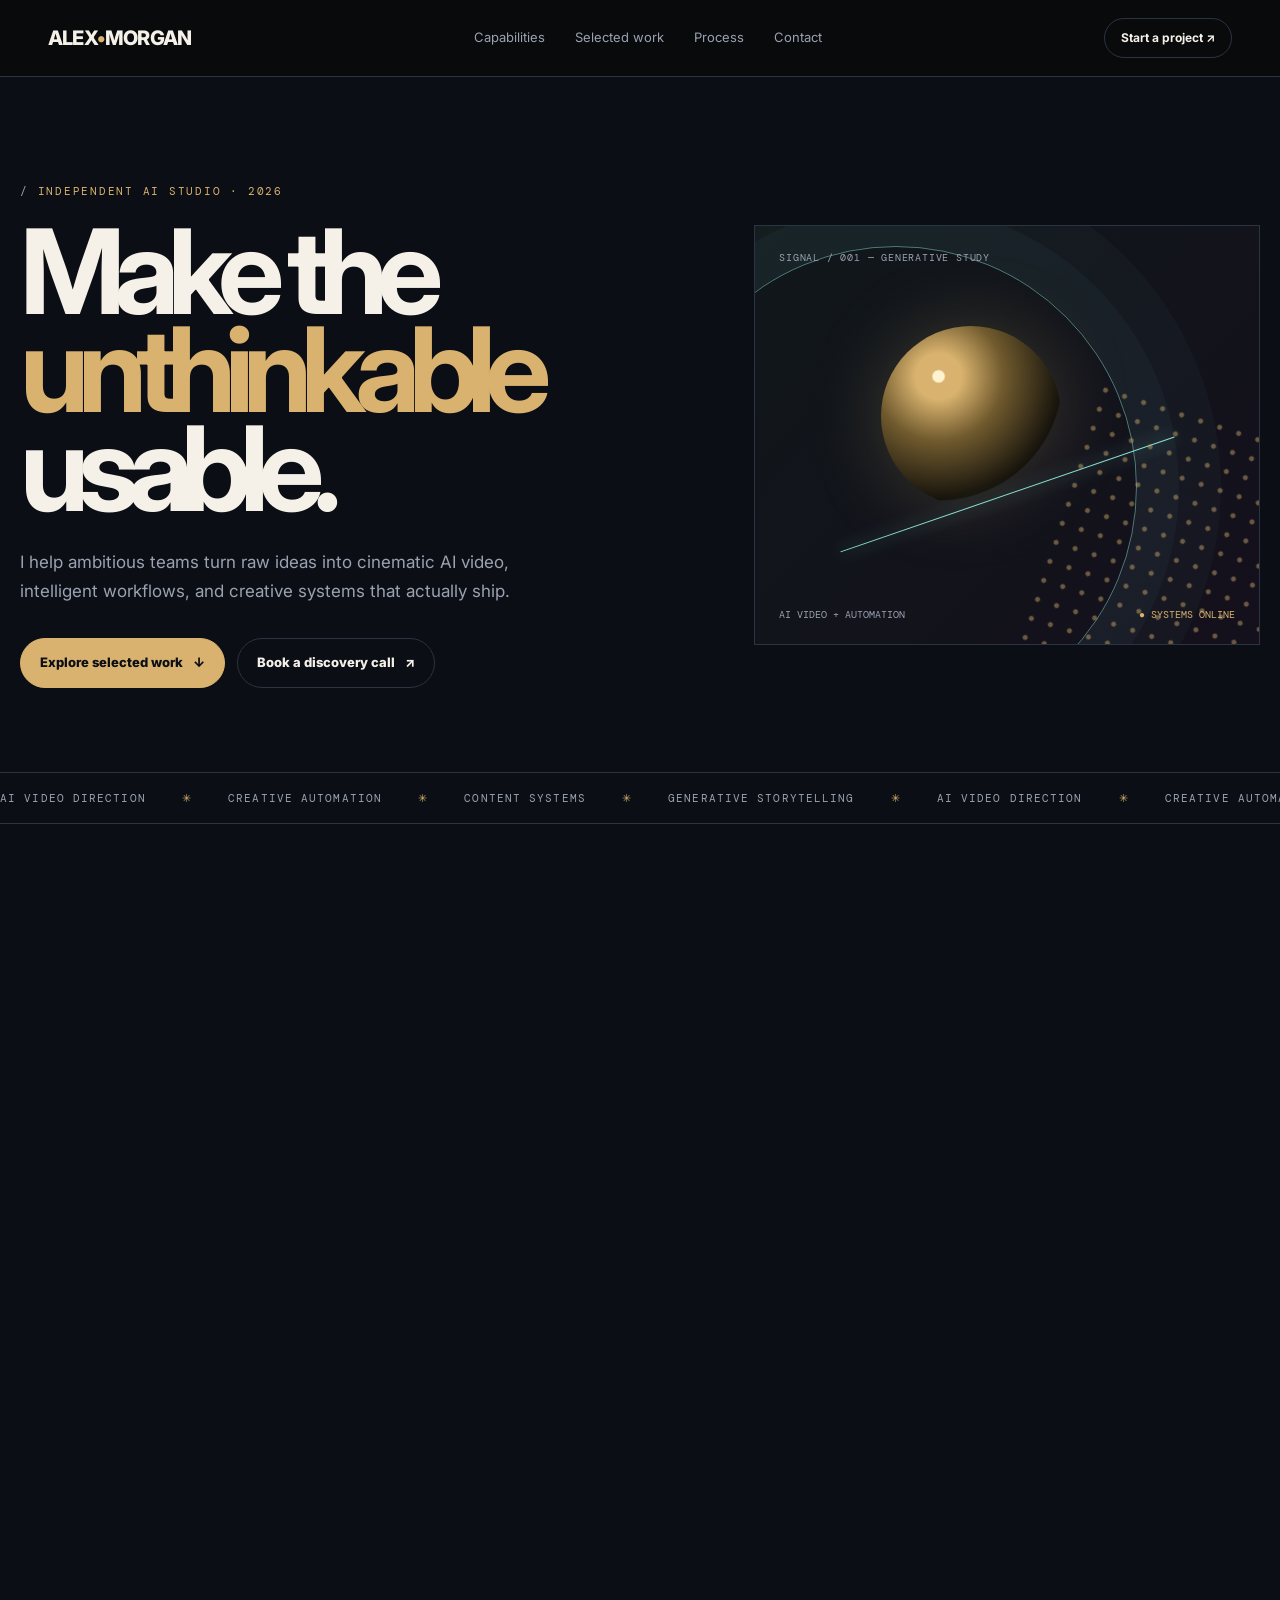
<file: index.html>
<!doctype html>
<html lang="en">
<head>
  <meta charset="utf-8">
  <meta name="viewport" content="width=device-width,initial-scale=1">
  <meta name="description" content="Alex Morgan is an AI video and automation specialist creating cinematic content, intelligent workflows, and scalable creative systems for ambitious teams.">
  <meta name="keywords" content="AI video specialist, AI automation specialist, generative video, automation workflow design, creative systems">
  <meta name="author" content="Alex Morgan">
  <meta name="theme-color" content="#0b0e14">
  <link rel="canonical" href="https://jhimmylibot1998-sys.github.io/improved-system/">
  <meta property="og:type" content="website">
  <meta property="og:title" content="Alex Morgan | AI Video & Automation Specialist">
  <meta property="og:description" content="Cinematic AI video, intelligent workflows, and creative systems that actually ship.">
  <meta property="og:url" content="https://jhimmylibot1998-sys.github.io/improved-system/">
  <meta name="twitter:card" content="summary_large_image">
  <meta name="twitter:title" content="Alex Morgan | AI Video & Automation Specialist">
  <meta name="twitter:description" content="Cinematic AI video, intelligent workflows, and creative systems that actually ship.">
  <title>Alex Morgan | AI Video & Automation Specialist</title>
  <link rel="preconnect" href="https://fonts.googleapis.com">
  <link rel="preconnect" href="https://fonts.gstatic.com" crossorigin>
  <link href="https://fonts.googleapis.com/css2?family=DM+Mono:wght@400;500&family=Inter:wght@400;500;600;700;800&display=swap" rel="stylesheet">
  <link rel="stylesheet" href="app.css">
  <script type="application/ld+json">
  {
    "@context":"https://schema.org",
    "@type":"Person",
    "name":"Alex Morgan",
    "url":"https://jhimmylibot1998-sys.github.io/improved-system/",
    "jobTitle":"AI Video & Automation Specialist",
    "description":"AI video direction, automation workflow design, and creative systems for ambitious teams.",
    "sameAs":[]
  }
  </script>
</head>
<body>
  <header class="site-header"><div class="wrap nav">
    <a class="brand" href="index.html">ALEX<span>•</span>MORGAN</a>
    <nav class="nav-links" aria-label="Primary navigation">
      <a href="#services">Capabilities</a><a href="#work">Selected work</a><a href="#process">Process</a><a href="#contact">Contact</a>
    </nav>
    <a class="nav-cta" href="#contact">Start a project ↗</a>
    <button class="menu-toggle" aria-label="Toggle menu" aria-expanded="false">☰</button>
  </div></header>

  <main id="main-content">
    <section class="wrap hero">
      <div class="reveal">
        <div class="kicker">Independent AI studio · 2026</div>
        <h1>Make the<br><em>unthinkable</em><br>usable.</h1>
        <p class="hero-copy">I help ambitious teams turn raw ideas into cinematic AI video, intelligent workflows, and creative systems that actually ship.</p>
        <div class="actions"><a class="button primary" href="#work">Explore selected work <span>↓</span></a><a class="button ghost" href="#contact">Book a discovery call <span>↗</span></a></div>
      </div>
      <div class="hero-art reveal" aria-label="Abstract generative visual composition">
        <div class="art-label">SIGNAL / 001 — GENERATIVE STUDY</div><div class="orb"></div><div class="art-line"></div>
        <div class="art-meta"><span>AI VIDEO + AUTOMATION</span><span class="status">● SYSTEMS ONLINE</span></div>
      </div>
    </section>

    <div class="ticker" aria-label="Services"><div class="ticker-track">AI VIDEO DIRECTION <b>✳</b> CREATIVE AUTOMATION <b>✳</b> CONTENT SYSTEMS <b>✳</b> GENERATIVE STORYTELLING <b>✳</b> AI VIDEO DIRECTION <b>✳</b> CREATIVE AUTOMATION <b>✳</b> CONTENT SYSTEMS <b>✳</b> GENERATIVE STORYTELLING <b>✳</b></div></div>

    <section class="section" id="services"><div class="wrap">
      <div class="section-head reveal"><div><div class="kicker">01 / What I do</div><h2>Creative output.<br>Operational clarity.</h2></div><p class="section-intro">The best work happens when expressive ideas and efficient systems are designed together—not handed off in silos.</p></div>
      <div class="services-grid">
        <article class="service-card reveal"><div><div class="service-index">01 — VISUALS</div><h3>AI video direction</h3><p>From first-frame concept to final cut: story, prompting, generative scenes, motion language, editing, and launch-ready cutdowns.</p></div><div class="service-foot"><span>Explore capability</span><span>↗</span></div></article>
        <article class="service-card reveal"><div><div class="service-index">02 — SYSTEMS</div><h3>Automation design</h3><p>Practical AI workflows for content operations, lead routing, research, reporting, and the repetitive work slowing your team down.</p></div><div class="service-foot"><span>Explore capability</span><span>↗</span></div></article>
        <article class="service-card reveal"><div><div class="service-index">03 — STRATEGY</div><h3>Creative systems</h3><p>Reusable frameworks, documentation, and team enablement that make high-quality output repeatable without making it feel repetitive.</p></div><div class="service-foot"><span>Explore capability</span><span>↗</span></div></article>
      </div>
    </div></section>

    <section class="section" id="work"><div class="wrap">
      <div class="section-head reveal"><div><div class="kicker">02 / Selected work</div><h2>Proof of<br>possibility.</h2></div><div class="section-intro"><div class="filter-row" role="tablist" aria-label="Filter selected work"><button class="button ghost active" data-filter="all" role="tab" aria-selected="true">All</button><button class="button ghost" data-filter="video" role="tab" aria-selected="false">Video</button><button class="button ghost" data-filter="systems" role="tab" aria-selected="false">Systems</button></div></div></div>
      <div class="work-grid">
        <article class="work-card reveal" data-category="video"><div class="work-visual"><div class="visual-shape"></div></div><div class="work-overlay"><div class="work-type">AI film / launch campaign</div><h3 class="work-title">A new language for light</h3><p class="work-desc">A 45-second world-building film for a next-generation lighting brand.</p></div></article>
        <article class="work-card reveal" data-category="systems"><div class="work-visual"><div class="visual-shape"></div></div><div class="work-overlay"><div class="work-type">Automation / content ops</div><h3 class="work-title">The content engine</h3><p class="work-desc">A modular research-to-publish system that gave a lean team back two days a week.</p></div></article>
        <article class="work-card reveal" data-category="video"><div class="work-visual"><div class="visual-shape"></div></div><div class="work-overlay"><div class="work-type">Generative identity</div><h3 class="work-title">Soft machinery</h3><p class="work-desc">An evolving visual identity built from movement, texture, and procedural frames.</p></div></article>
        <article class="work-card reveal" data-category="systems"><div class="work-visual"><div class="visual-shape"></div></div><div class="work-overlay"><div class="work-type">AI workflow / internal tool</div><h3 class="work-title">Signal, sorted</h3><p class="work-desc">A human-in-the-loop intelligence layer for turning noisy inputs into clear next actions.</p></div></article>
      </div>
    </div></section>

    <section class="section" id="process"><div class="wrap process">
      <div class="reveal"><div class="kicker">03 / How I work</div><h2>Small loops.<br>Big leaps.</h2><p class="section-intro">No black boxes. We build momentum through quick, tangible iterations—then leave you with a system your team can own.</p></div>
      <div class="process-list reveal"><div class="process-step"><div class="step-num">01</div><div><h3>Find the signal</h3><p>Clarify the outcome, audience, constraints, and the real friction hiding underneath the brief.</p></div><div class="step-arrow">↘</div></div><div class="process-step"><div class="step-num">02</div><div><h3>Make the first thing</h3><p>Prototype the film, flow, or system early. Get something real in front of the right people.</p></div><div class="step-arrow">↘</div></div><div class="process-step"><div class="step-num">03</div><div><h3>Build the repeatable version</h3><p>Refine what works, document the logic, and hand over a system that can keep moving without me.</p></div><div class="step-arrow">↗</div></div></div>
    </div></section>

    <section class="section"><div class="wrap quote-section reveal"><div><div class="kicker">Client note</div><p class="quote">“The rare person who can see the <em>story</em> and the system behind it.”</p><p class="quote-by">— MARKETING DIRECTOR, PRODUCT STUDIO</p></div><div class="hero-art" style="min-height:280px"><div class="art-label">FIELD NOTE / 014</div><div class="art-line" style="top:48%;transform:rotate(34deg)"></div><div class="orb" style="width:110px;height:110px;top:82px;left:42%"></div><div class="art-meta"><span>TRUST THE PROCESS</span><span class="status">● 01:01:01</span></div></div></div></section>

    <section class="section contact-section" id="contact"><div class="wrap contact-card"><div class="contact-card__glow"></div><div class="contact-card__content reveal"><div class="contact-card__icon" aria-hidden="true">✳</div><div class="kicker">09 / Start a conversation</div><h2>Let’s make the<br /><span>brief real.</span></h2><p class="contact-copy">Tell me what you are building, what is stuck, or what you wish worked better. I’ll reply with a clear next step—not a generic deck.</p><div class="contact-card__side"><div><span>CONTACT OPTIONS</span><button class="contact-option" data-contact-action="start" type="button"><span class="contact-option__icon">◌</span> Start a project brief <span class="contact-option__arrow">↗</span></button><button class="contact-option" data-contact-action="linkedin" type="button"><span class="contact-option__icon">◎</span> LinkedIn / profile link <span class="contact-option__arrow">↗</span></button><button class="contact-option" data-contact-action="booking" type="button"><span class="contact-option__icon">◍</span> Calendly / booking link <span class="contact-option__arrow">↗</span></button></div><p>Contact links are intentionally editable placeholders until the personal details are added.</p></div></div><div class="contact-card__form-wrap reveal"><div class="contact-card__form-head"><span>PROJECT INTAKE / 01</span><span class="status">● READY</span></div><form class="contact-form" id="contactForm" novalidate><div class="contact-form__row"><label><span>Name</span><input required name="name" autocomplete="name" placeholder="Your name"><small id="contact-name-error" class="contact-form__error"></small></label><label><span>Email</span><input required type="email" name="email" autocomplete="email" placeholder="you@company.com"><small id="contact-email-error" class="contact-form__error"></small></label></div><label><span>Tell me a little more</span><textarea required name="message" rows="5" placeholder="What are you hoping to create, automate, or improve?"></textarea><small id="contact-message-error" class="contact-form__error"></small></label><div class="contact-form__actions"><button class="copy-brief" type="submit"><span class="submit-icon">↗</span><span class="submit-label">Send project brief</span></button><button class="contact-reset" id="copyBrief" type="button"><span class="copy-icon">□</span><span class="copy-label">Copy instead</span></button></div></form><div class="placeholder-contact-grid"><div><span>Email</span><strong>Replace with inbox</strong></div><div><span>LinkedIn</span><strong>Replace with profile URL</strong></div><div><span>Booking</span><strong>Replace with Calendly link</strong></div></div><p class="contact-modal__note">Form is ready for your preferred email, CRM, or form endpoint.</p></div></div></section>
  </main>
  <footer><div class="wrap footer"><span>© 2026 Alex Morgan Studio</span><span><a href="mailto:hello@alexmorgan.studio">hello@alexmorgan.studio</a> · <a href="#">Back to top ↑</a></span></div></footer>
  <script src="app.js" defer></script>
</body>
</html>
</file>
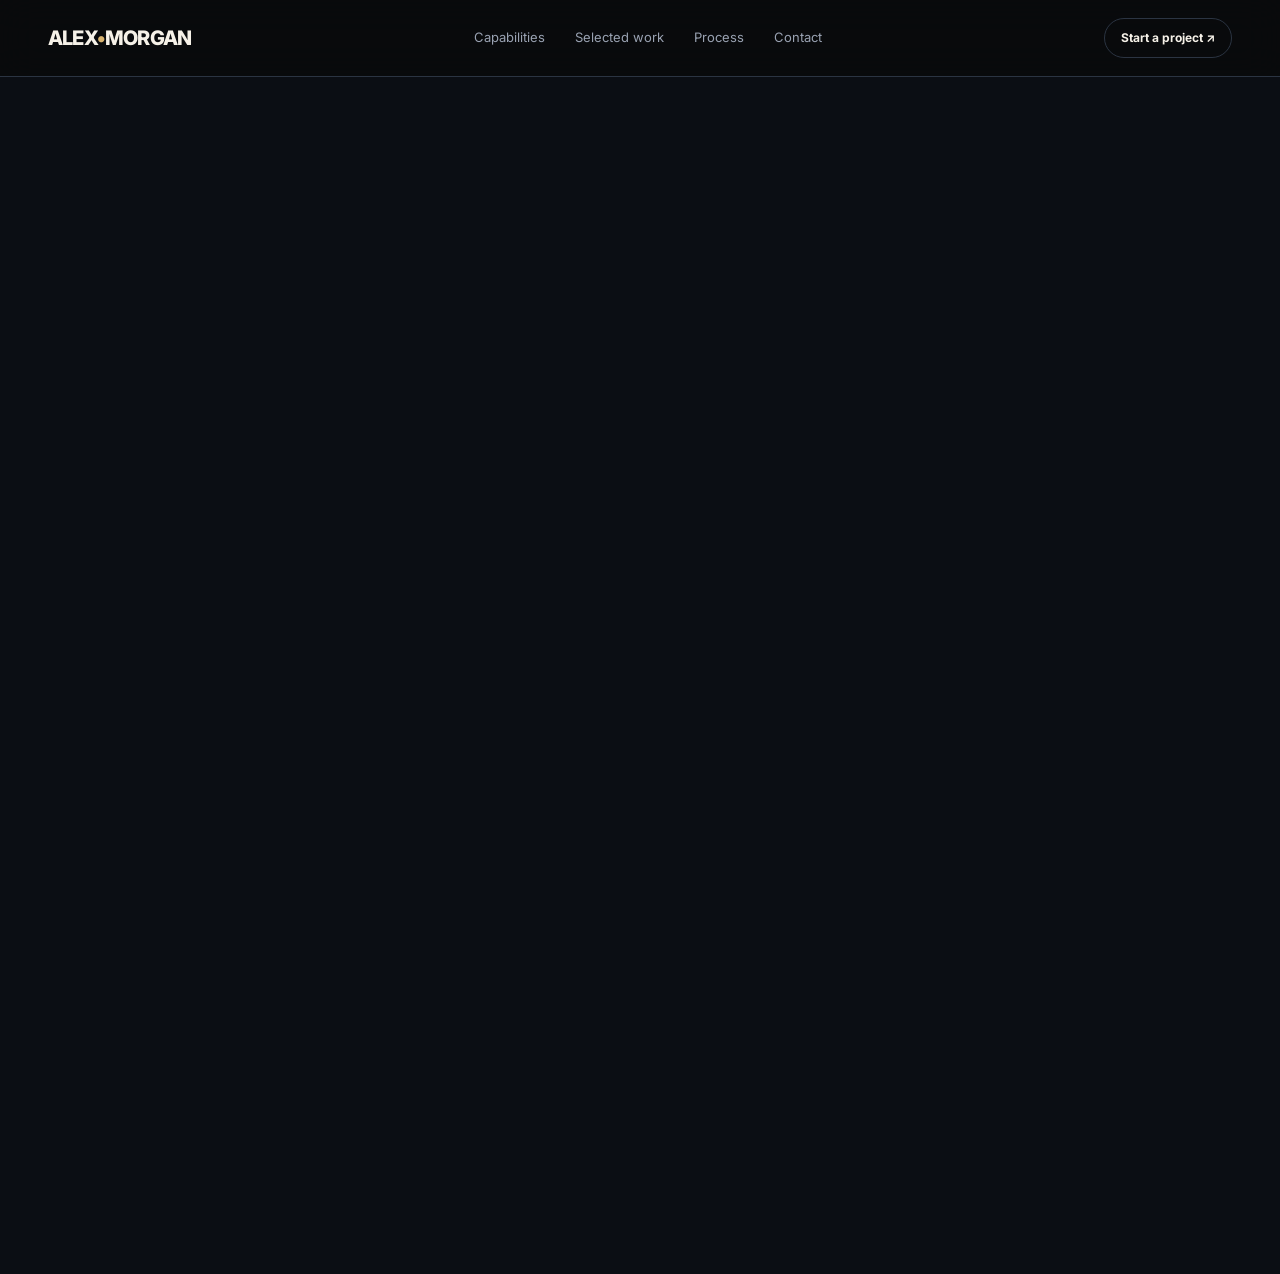
<file: ai-videos.html>
<!doctype html>
<html lang="en"><head>
<meta charset="utf-8"><meta name="viewport" content="width=device-width,initial-scale=1">
<meta name="description" content="Explore AI video direction, generative storytelling, and launch-ready visual systems by Alex Morgan."><meta name="theme-color" content="#0b0e14">
<title>AI Video Direction | Alex Morgan</title>
<link rel="preconnect" href="https://fonts.googleapis.com"><link rel="preconnect" href="https://fonts.gstatic.com" crossorigin>
<link href="https://fonts.googleapis.com/css2?family=DM+Mono:wght@400;500&family=Inter:wght@400;500;600;700;800&display=swap" rel="stylesheet">
<link rel="stylesheet" href="app.css"><script src="app.js" defer></script>
</head><body><header class="site-header"><div class="wrap nav">
      <a class="brand" href="index.html">ALEX<span>•</span>MORGAN</a>
      <nav class="nav-links" aria-label="Primary navigation">
        <a href="index.html#services">Capabilities</a><a href="index.html#work">Selected work</a><a href="index.html#process">Process</a><a href="index.html#contact">Contact</a>
      </nav>
      <a class="nav-cta" href="index.html#contact">Start a project ↗</a>
      <button class="menu-toggle" aria-label="Toggle menu" aria-expanded="false">☰</button>
    </div></header>
<main id="main-content"><section class="section page-hero"><div class="wrap reveal"><div class="kicker">Gallery 01 / AI video direction</div><h1>Visual ideas, in motion.</h1><p class="page-lede">Cinematic AI video work that gives complex ideas a clear visual language—from the first frame to the final cut.</p><div class="actions"><a class="button primary" href="index.html#contact">Start a project ↗</a><a class="button ghost" href="index.html">Back to portfolio ↗</a></div></div></section>
<section class="section"><div class="wrap"><div class="story-grid"><article class="story-card reveal"><div class="story-art video-art"><span>01 / FILM</span></div><div class="story-copy"><div class="kicker">Campaign film</div><h2>Afterlight</h2><p>Atmospheric product storytelling built from generative scenes, compositing, and motion direction.</p><a href="assets/videos/my-ai-video.mp4" target="_blank" rel="noopener">Open available video ↗</a></div></article><article class="story-card reveal"><div class="story-art video-art alt"><span>02 / SERIES</span></div><div class="story-copy"><div class="kicker">Social series</div><h2>Soft machines</h2><p>A modular visual language for exploring technology through tactile imagery and human-scale moments.</p><span class="story-muted">Case study coming soon</span></div></article><article class="story-card reveal"><div class="story-art video-art warm"><span>03 / IDENTITY</span></div><div class="story-copy"><div class="kicker">Generative identity</div><h2>Neon flora</h2><p>Surreal motion design for a studio that wanted its identity to feel alive, not static.</p><span class="story-muted">Case study coming soon</span></div></article></div></div></section></main><footer><div class="wrap footer"><span>© 2026 Alex Morgan Studio</span><span><a href="mailto:hello@alexmorgan.studio">hello@alexmorgan.studio</a> · <a href="index.html">Back to top ↑</a></span></div></footer>
</body></html>
</file>
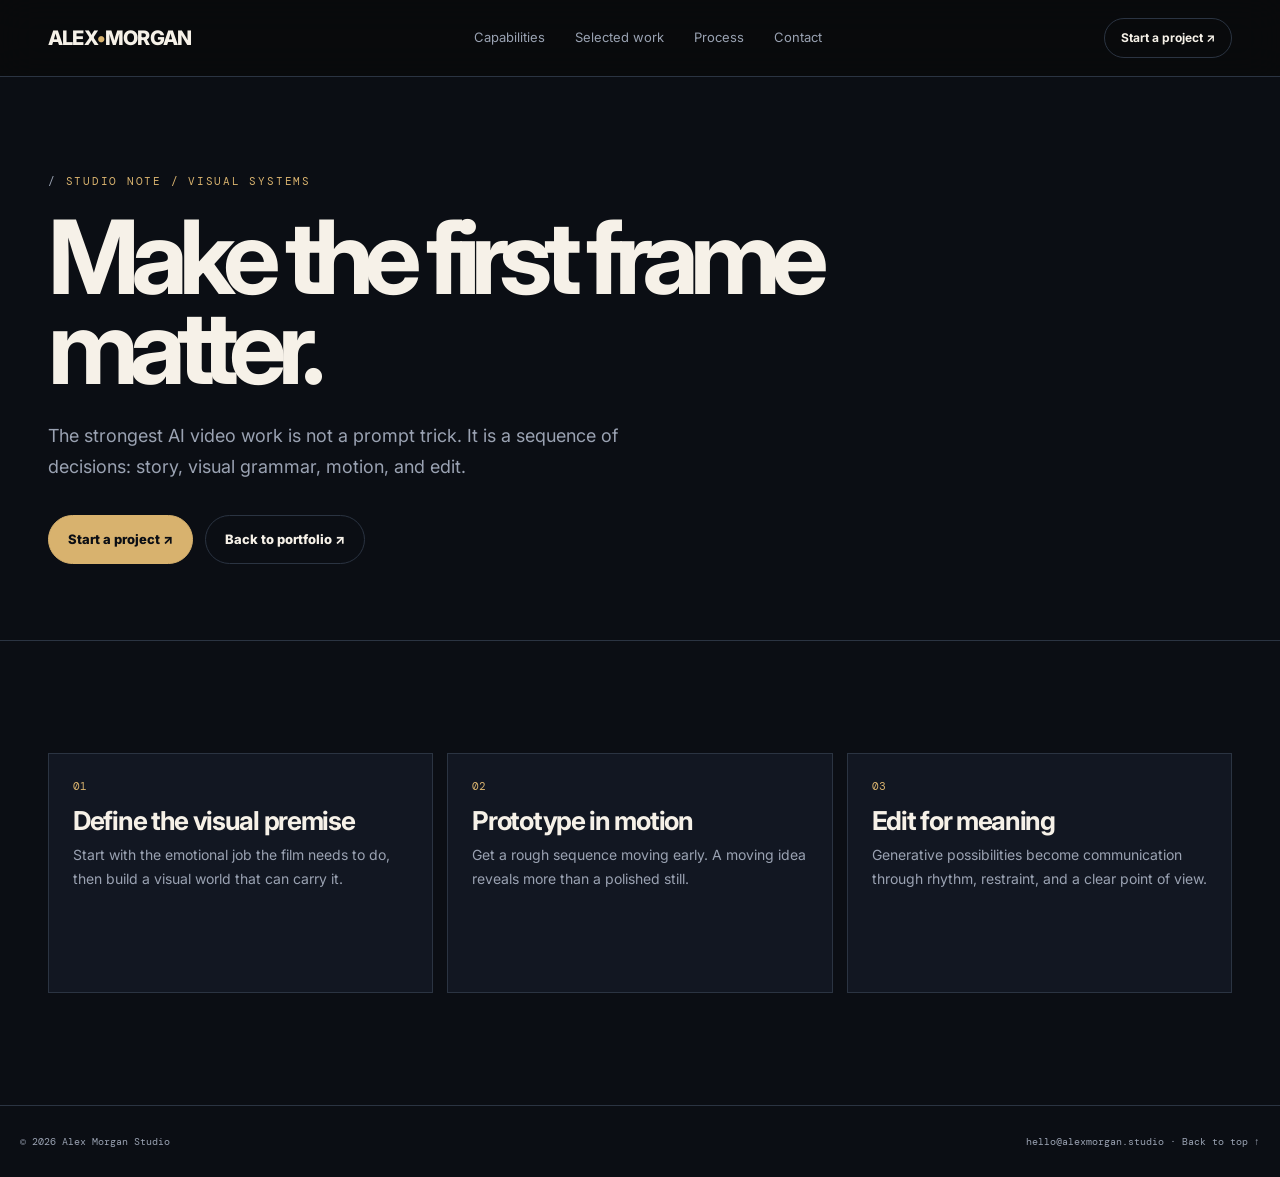
<file: ai_video.html>
<!doctype html>
<html lang="en"><head>
<meta charset="utf-8"><meta name="viewport" content="width=device-width,initial-scale=1">
<meta name="description" content="A studio note on AI video direction and generative storytelling."><meta name="theme-color" content="#0b0e14">
<title>AI Video Case Notes | Alex Morgan</title>
<link rel="preconnect" href="https://fonts.googleapis.com"><link rel="preconnect" href="https://fonts.gstatic.com" crossorigin>
<link href="https://fonts.googleapis.com/css2?family=DM+Mono:wght@400;500&family=Inter:wght@400;500;600;700;800&display=swap" rel="stylesheet">
<link rel="stylesheet" href="app.css"><script src="app.js" defer></script>
</head><body><header class="site-header"><div class="wrap nav">
      <a class="brand" href="index.html">ALEX<span>•</span>MORGAN</a>
      <nav class="nav-links" aria-label="Primary navigation">
        <a href="index.html#services">Capabilities</a><a href="index.html#work">Selected work</a><a href="index.html#process">Process</a><a href="index.html#contact">Contact</a>
      </nav>
      <a class="nav-cta" href="index.html#contact">Start a project ↗</a>
      <button class="menu-toggle" aria-label="Toggle menu" aria-expanded="false">☰</button>
    </div></header>
<main id="main-content"><section class="section page-hero"><div class="wrap reveal"><div class="kicker">Studio note / visual systems</div><h1>Make the first frame matter.</h1><p class="page-lede">The strongest AI video work is not a prompt trick. It is a sequence of decisions: story, visual grammar, motion, and edit.</p><div class="actions"><a class="button primary" href="index.html#contact">Start a project ↗</a><a class="button ghost" href="index.html">Back to portfolio ↗</a></div></div></section>
<section class="section"><div class="wrap"><div class="story-grid compact-grid"><article class="story-card reveal"><div class="story-copy"><div class="step-num">01</div><h2>Define the visual premise</h2><p>Start with the emotional job the film needs to do, then build a visual world that can carry it.</p></div></article><article class="story-card reveal"><div class="story-copy"><div class="step-num">02</div><h2>Prototype in motion</h2><p>Get a rough sequence moving early. A moving idea reveals more than a polished still.</p></div></article><article class="story-card reveal"><div class="story-copy"><div class="step-num">03</div><h2>Edit for meaning</h2><p>Generative possibilities become communication through rhythm, restraint, and a clear point of view.</p></div></article></div></div></section></main><footer><div class="wrap footer"><span>© 2026 Alex Morgan Studio</span><span><a href="mailto:hello@alexmorgan.studio">hello@alexmorgan.studio</a> · <a href="index.html">Back to top ↑</a></span></div></footer>
</body></html>
</file>
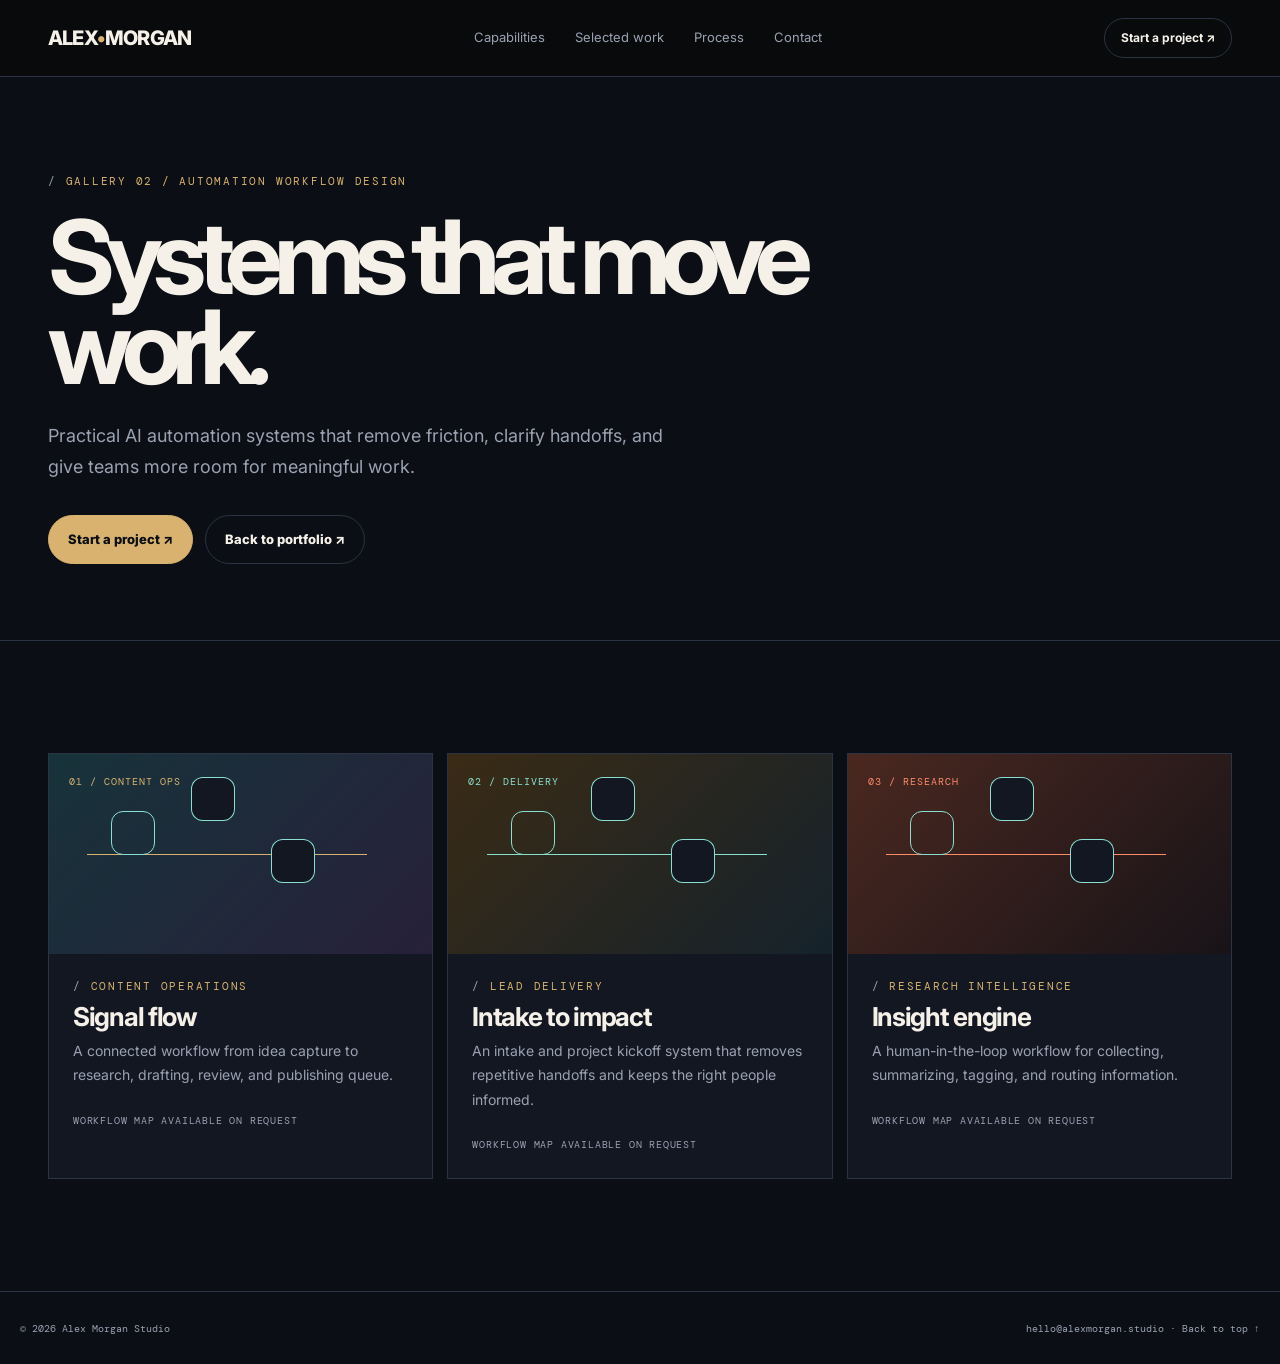
<file: automation-workflows.html>
<!doctype html>
<html lang="en"><head>
<meta charset="utf-8"><meta name="viewport" content="width=device-width,initial-scale=1">
<meta name="description" content="Explore practical AI automation workflows for content operations, lead management, research, and delivery."><meta name="theme-color" content="#0b0e14">
<title>Automation Workflow Design | Alex Morgan</title>
<link rel="preconnect" href="https://fonts.googleapis.com"><link rel="preconnect" href="https://fonts.gstatic.com" crossorigin>
<link href="https://fonts.googleapis.com/css2?family=DM+Mono:wght@400;500&family=Inter:wght@400;500;600;700;800&display=swap" rel="stylesheet">
<link rel="stylesheet" href="app.css"><script src="app.js" defer></script>
</head><body><header class="site-header"><div class="wrap nav">
      <a class="brand" href="index.html">ALEX<span>•</span>MORGAN</a>
      <nav class="nav-links" aria-label="Primary navigation">
        <a href="index.html#services">Capabilities</a><a href="index.html#work">Selected work</a><a href="index.html#process">Process</a><a href="index.html#contact">Contact</a>
      </nav>
      <a class="nav-cta" href="index.html#contact">Start a project ↗</a>
      <button class="menu-toggle" aria-label="Toggle menu" aria-expanded="false">☰</button>
    </div></header>
<main id="main-content"><section class="section page-hero"><div class="wrap reveal"><div class="kicker">Gallery 02 / Automation workflow design</div><h1>Systems that move work.</h1><p class="page-lede">Practical AI automation systems that remove friction, clarify handoffs, and give teams more room for meaningful work.</p><div class="actions"><a class="button primary" href="index.html#contact">Start a project ↗</a><a class="button ghost" href="index.html">Back to portfolio ↗</a></div></div></section>
<section class="section"><div class="wrap"><div class="story-grid"><article class="story-card reveal"><div class="story-art system-art"><span>01 / CONTENT OPS</span></div><div class="story-copy"><div class="kicker">Content operations</div><h2>Signal flow</h2><p>A connected workflow from idea capture to research, drafting, review, and publishing queue.</p><span class="story-muted">Workflow map available on request</span></div></article><article class="story-card reveal"><div class="story-art system-art alt"><span>02 / DELIVERY</span></div><div class="story-copy"><div class="kicker">Lead delivery</div><h2>Intake to impact</h2><p>An intake and project kickoff system that removes repetitive handoffs and keeps the right people informed.</p><span class="story-muted">Workflow map available on request</span></div></article><article class="story-card reveal"><div class="story-art system-art warm"><span>03 / RESEARCH</span></div><div class="story-copy"><div class="kicker">Research intelligence</div><h2>Insight engine</h2><p>A human-in-the-loop workflow for collecting, summarizing, tagging, and routing information.</p><span class="story-muted">Workflow map available on request</span></div></article></div></div></section></main><footer><div class="wrap footer"><span>© 2026 Alex Morgan Studio</span><span><a href="mailto:hello@alexmorgan.studio">hello@alexmorgan.studio</a> · <a href="index.html">Back to top ↑</a></span></div></footer>
</body></html>
</file>
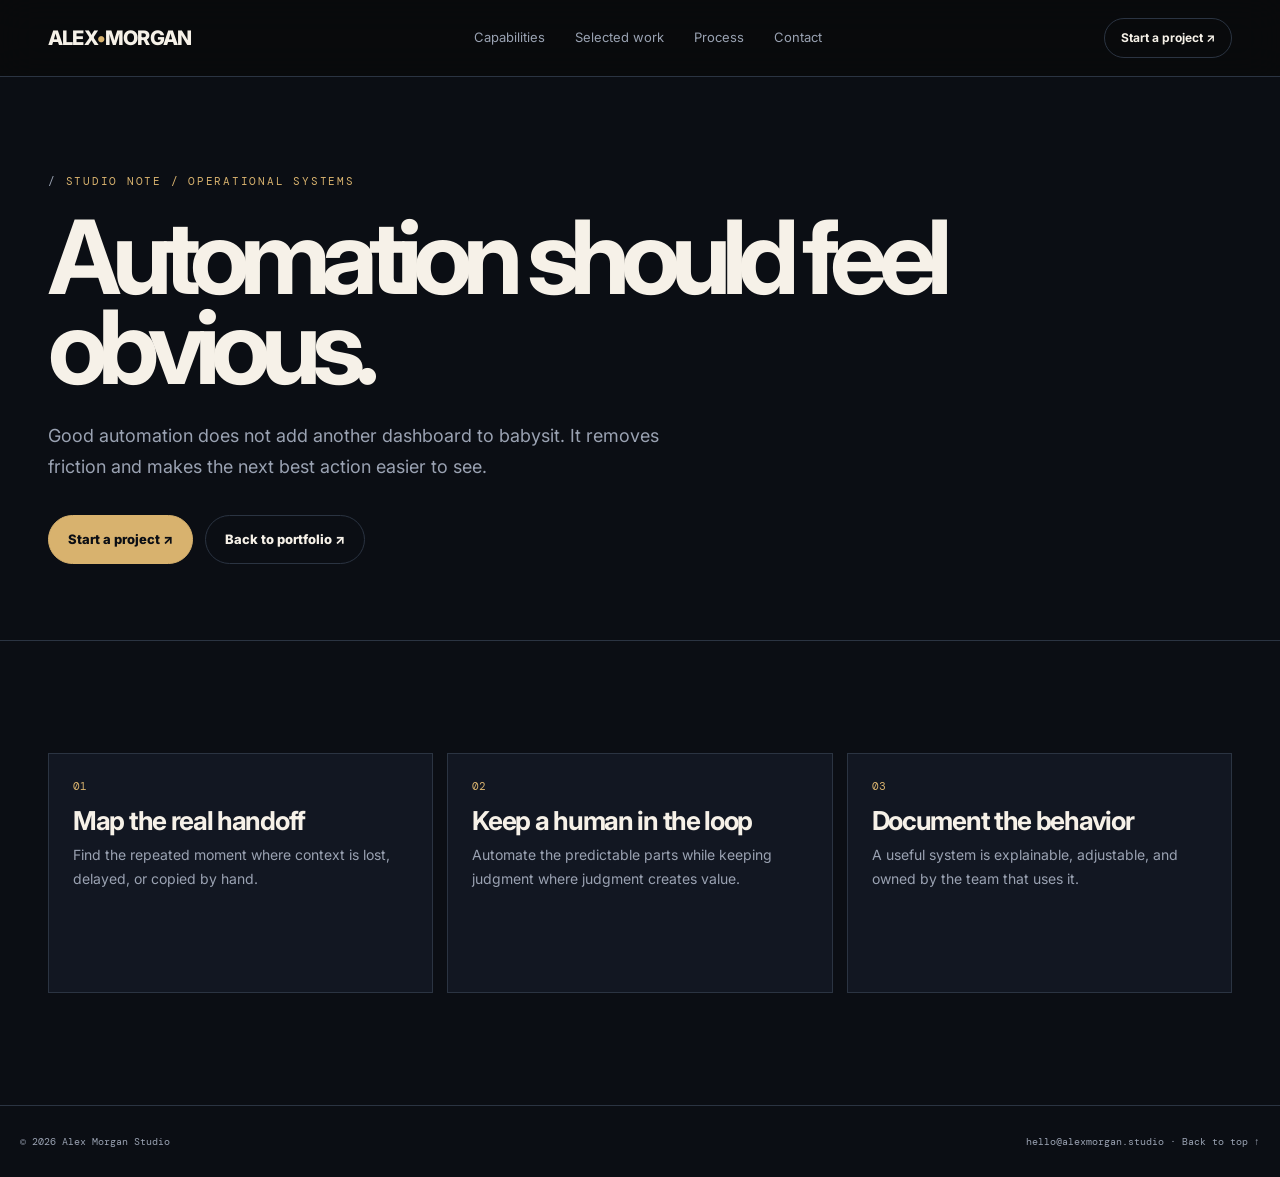
<file: automation.html>
<!doctype html>
<html lang="en"><head>
<meta charset="utf-8"><meta name="viewport" content="width=device-width,initial-scale=1">
<meta name="description" content="A studio note on AI workflow design and operational clarity."><meta name="theme-color" content="#0b0e14">
<title>Automation Case Notes | Alex Morgan</title>
<link rel="preconnect" href="https://fonts.googleapis.com"><link rel="preconnect" href="https://fonts.gstatic.com" crossorigin>
<link href="https://fonts.googleapis.com/css2?family=DM+Mono:wght@400;500&family=Inter:wght@400;500;600;700;800&display=swap" rel="stylesheet">
<link rel="stylesheet" href="app.css"><script src="app.js" defer></script>
</head><body><header class="site-header"><div class="wrap nav">
      <a class="brand" href="index.html">ALEX<span>•</span>MORGAN</a>
      <nav class="nav-links" aria-label="Primary navigation">
        <a href="index.html#services">Capabilities</a><a href="index.html#work">Selected work</a><a href="index.html#process">Process</a><a href="index.html#contact">Contact</a>
      </nav>
      <a class="nav-cta" href="index.html#contact">Start a project ↗</a>
      <button class="menu-toggle" aria-label="Toggle menu" aria-expanded="false">☰</button>
    </div></header>
<main id="main-content"><section class="section page-hero"><div class="wrap reveal"><div class="kicker">Studio note / operational systems</div><h1>Automation should feel obvious.</h1><p class="page-lede">Good automation does not add another dashboard to babysit. It removes friction and makes the next best action easier to see.</p><div class="actions"><a class="button primary" href="index.html#contact">Start a project ↗</a><a class="button ghost" href="index.html">Back to portfolio ↗</a></div></div></section>
<section class="section"><div class="wrap"><div class="story-grid compact-grid"><article class="story-card reveal"><div class="story-copy"><div class="step-num">01</div><h2>Map the real handoff</h2><p>Find the repeated moment where context is lost, delayed, or copied by hand.</p></div></article><article class="story-card reveal"><div class="story-copy"><div class="step-num">02</div><h2>Keep a human in the loop</h2><p>Automate the predictable parts while keeping judgment where judgment creates value.</p></div></article><article class="story-card reveal"><div class="story-copy"><div class="step-num">03</div><h2>Document the behavior</h2><p>A useful system is explainable, adjustable, and owned by the team that uses it.</p></div></article></div></div></section></main><footer><div class="wrap footer"><span>© 2026 Alex Morgan Studio</span><span><a href="mailto:hello@alexmorgan.studio">hello@alexmorgan.studio</a> · <a href="index.html">Back to top ↑</a></span></div></footer>
</body></html>
</file>
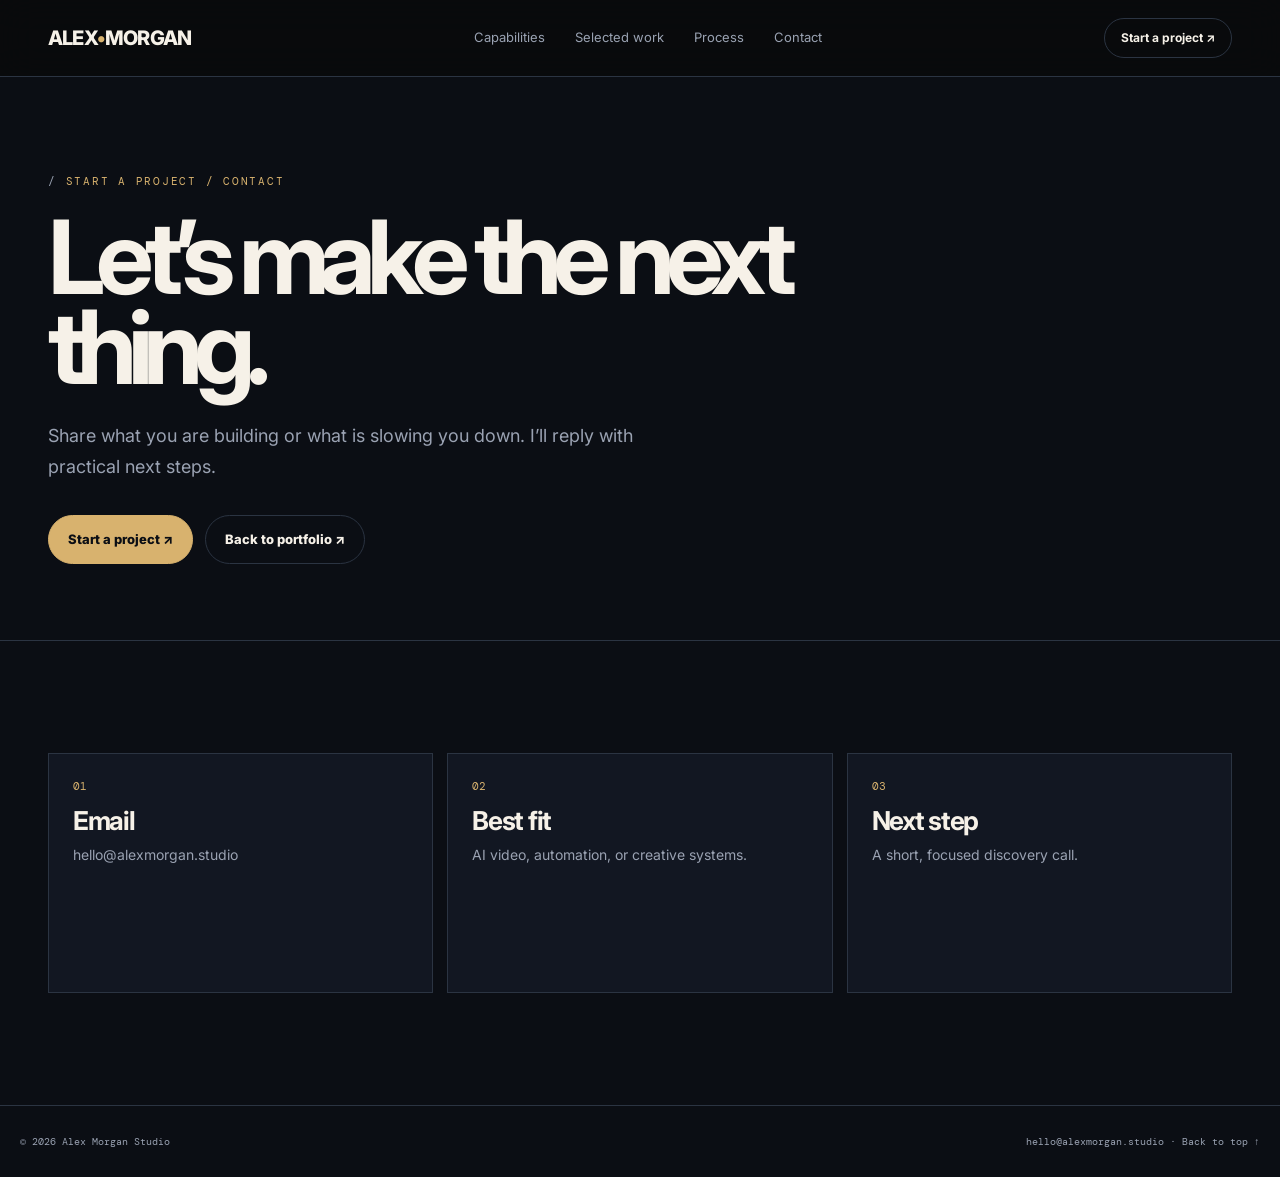
<file: close.html>
<!doctype html>
<html lang="en"><head>
<meta charset="utf-8"><meta name="viewport" content="width=device-width,initial-scale=1">
<meta name="description" content="Start a project with Alex Morgan for AI video direction or automation workflow design."><meta name="theme-color" content="#0b0e14">
<title>Start a Project | Alex Morgan</title>
<link rel="preconnect" href="https://fonts.googleapis.com"><link rel="preconnect" href="https://fonts.gstatic.com" crossorigin>
<link href="https://fonts.googleapis.com/css2?family=DM+Mono:wght@400;500&family=Inter:wght@400;500;600;700;800&display=swap" rel="stylesheet">
<link rel="stylesheet" href="app.css"><script src="app.js" defer></script>
</head><body><header class="site-header"><div class="wrap nav">
      <a class="brand" href="index.html">ALEX<span>•</span>MORGAN</a>
      <nav class="nav-links" aria-label="Primary navigation">
        <a href="index.html#services">Capabilities</a><a href="index.html#work">Selected work</a><a href="index.html#process">Process</a><a href="index.html#contact">Contact</a>
      </nav>
      <a class="nav-cta" href="index.html#contact">Start a project ↗</a>
      <button class="menu-toggle" aria-label="Toggle menu" aria-expanded="false">☰</button>
    </div></header>
<main id="main-content"><section class="section page-hero"><div class="wrap reveal"><div class="kicker">Start a project / contact</div><h1>Let’s make the next thing.</h1><p class="page-lede">Share what you are building or what is slowing you down. I’ll reply with practical next steps.</p><div class="actions"><a class="button primary" href="index.html#contact">Start a project ↗</a><a class="button ghost" href="index.html">Back to portfolio ↗</a></div></div></section>
<section class="section"><div class="wrap"><div class="story-grid compact-grid"><article class="story-card reveal"><div class="story-copy"><div class="step-num">01</div><h2>Email</h2><p>hello@alexmorgan.studio</p></div></article><article class="story-card reveal"><div class="story-copy"><div class="step-num">02</div><h2>Best fit</h2><p>AI video, automation, or creative systems.</p></div></article><article class="story-card reveal"><div class="story-copy"><div class="step-num">03</div><h2>Next step</h2><p>A short, focused discovery call.</p></div></article></div></div></section></main><footer><div class="wrap footer"><span>© 2026 Alex Morgan Studio</span><span><a href="mailto:hello@alexmorgan.studio">hello@alexmorgan.studio</a> · <a href="index.html">Back to top ↑</a></span></div></footer>
</body></html>
</file>
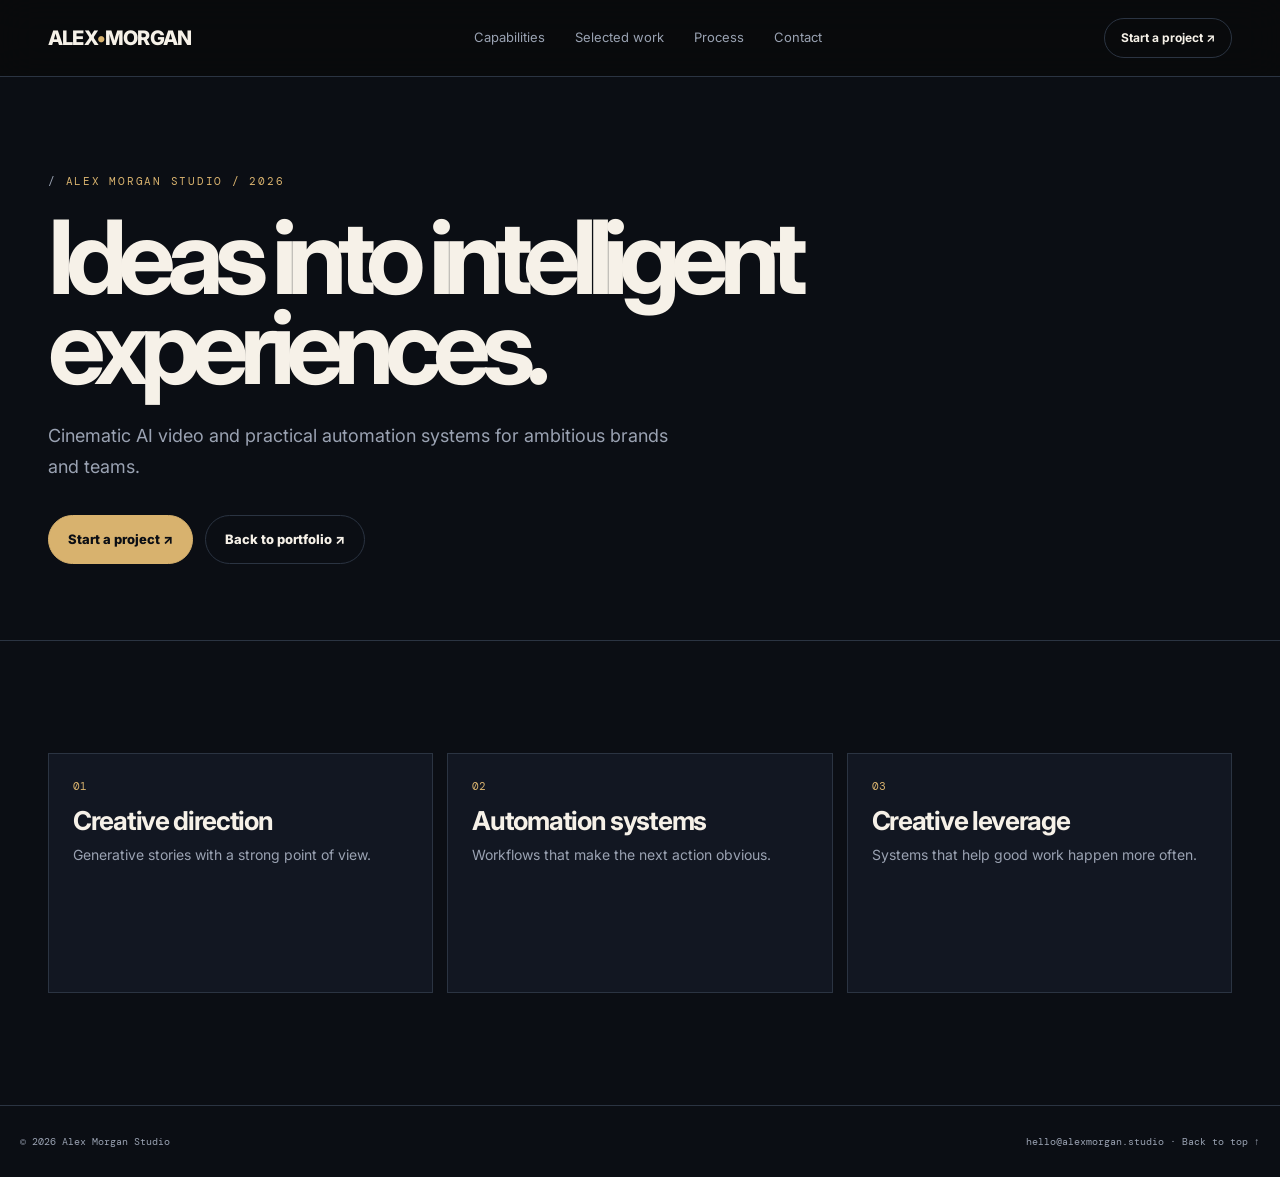
<file: cover.html>
<!doctype html>
<html lang="en"><head>
<meta charset="utf-8"><meta name="viewport" content="width=device-width,initial-scale=1">
<meta name="description" content="Alex Morgan is an AI video and automation specialist."><meta name="theme-color" content="#0b0e14">
<title>Alex Morgan Studio | AI Video + Automation</title>
<link rel="preconnect" href="https://fonts.googleapis.com"><link rel="preconnect" href="https://fonts.gstatic.com" crossorigin>
<link href="https://fonts.googleapis.com/css2?family=DM+Mono:wght@400;500&family=Inter:wght@400;500;600;700;800&display=swap" rel="stylesheet">
<link rel="stylesheet" href="app.css"><script src="app.js" defer></script>
</head><body><header class="site-header"><div class="wrap nav">
      <a class="brand" href="index.html">ALEX<span>•</span>MORGAN</a>
      <nav class="nav-links" aria-label="Primary navigation">
        <a href="index.html#services">Capabilities</a><a href="index.html#work">Selected work</a><a href="index.html#process">Process</a><a href="index.html#contact">Contact</a>
      </nav>
      <a class="nav-cta" href="index.html#contact">Start a project ↗</a>
      <button class="menu-toggle" aria-label="Toggle menu" aria-expanded="false">☰</button>
    </div></header>
<main id="main-content"><section class="section page-hero"><div class="wrap reveal"><div class="kicker">Alex Morgan studio / 2026</div><h1>Ideas into intelligent experiences.</h1><p class="page-lede">Cinematic AI video and practical automation systems for ambitious brands and teams.</p><div class="actions"><a class="button primary" href="index.html#contact">Start a project ↗</a><a class="button ghost" href="index.html">Back to portfolio ↗</a></div></div></section>
<section class="section"><div class="wrap"><div class="story-grid compact-grid"><article class="story-card reveal"><div class="story-copy"><div class="step-num">01</div><h2>Creative direction</h2><p>Generative stories with a strong point of view.</p></div></article><article class="story-card reveal"><div class="story-copy"><div class="step-num">02</div><h2>Automation systems</h2><p>Workflows that make the next action obvious.</p></div></article><article class="story-card reveal"><div class="story-copy"><div class="step-num">03</div><h2>Creative leverage</h2><p>Systems that help good work happen more often.</p></div></article></div></div></section></main><footer><div class="wrap footer"><span>© 2026 Alex Morgan Studio</span><span><a href="mailto:hello@alexmorgan.studio">hello@alexmorgan.studio</a> · <a href="index.html">Back to top ↑</a></span></div></footer>
</body></html>
</file>
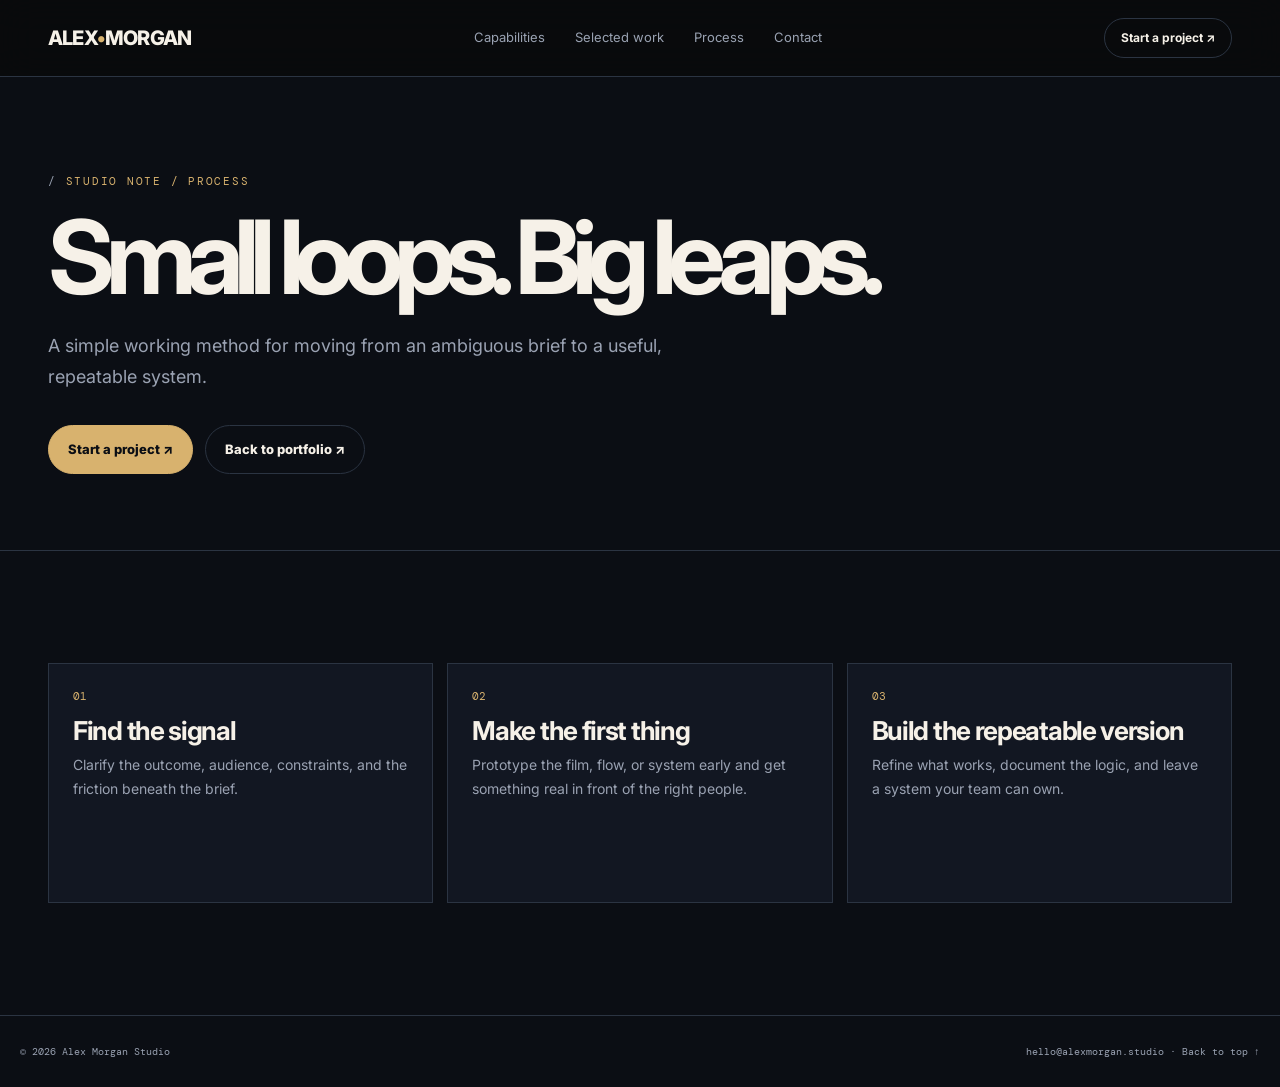
<file: method.html>
<!doctype html>
<html lang="en"><head>
<meta charset="utf-8"><meta name="viewport" content="width=device-width,initial-scale=1">
<meta name="description" content="The three-part method behind Alex Morgan AI video and automation projects."><meta name="theme-color" content="#0b0e14">
<title>The Method | Alex Morgan</title>
<link rel="preconnect" href="https://fonts.googleapis.com"><link rel="preconnect" href="https://fonts.gstatic.com" crossorigin>
<link href="https://fonts.googleapis.com/css2?family=DM+Mono:wght@400;500&family=Inter:wght@400;500;600;700;800&display=swap" rel="stylesheet">
<link rel="stylesheet" href="app.css"><script src="app.js" defer></script>
</head><body><header class="site-header"><div class="wrap nav">
      <a class="brand" href="index.html">ALEX<span>•</span>MORGAN</a>
      <nav class="nav-links" aria-label="Primary navigation">
        <a href="index.html#services">Capabilities</a><a href="index.html#work">Selected work</a><a href="index.html#process">Process</a><a href="index.html#contact">Contact</a>
      </nav>
      <a class="nav-cta" href="index.html#contact">Start a project ↗</a>
      <button class="menu-toggle" aria-label="Toggle menu" aria-expanded="false">☰</button>
    </div></header>
<main id="main-content"><section class="section page-hero"><div class="wrap reveal"><div class="kicker">Studio note / process</div><h1>Small loops. Big leaps.</h1><p class="page-lede">A simple working method for moving from an ambiguous brief to a useful, repeatable system.</p><div class="actions"><a class="button primary" href="index.html#contact">Start a project ↗</a><a class="button ghost" href="index.html">Back to portfolio ↗</a></div></div></section>
<section class="section"><div class="wrap"><div class="story-grid compact-grid"><article class="story-card reveal"><div class="story-copy"><div class="step-num">01</div><h2>Find the signal</h2><p>Clarify the outcome, audience, constraints, and the friction beneath the brief.</p></div></article><article class="story-card reveal"><div class="story-copy"><div class="step-num">02</div><h2>Make the first thing</h2><p>Prototype the film, flow, or system early and get something real in front of the right people.</p></div></article><article class="story-card reveal"><div class="story-copy"><div class="step-num">03</div><h2>Build the repeatable version</h2><p>Refine what works, document the logic, and leave a system your team can own.</p></div></article></div></div></section></main><footer><div class="wrap footer"><span>© 2026 Alex Morgan Studio</span><span><a href="mailto:hello@alexmorgan.studio">hello@alexmorgan.studio</a> · <a href="index.html">Back to top ↑</a></span></div></footer>
</body></html>
</file>
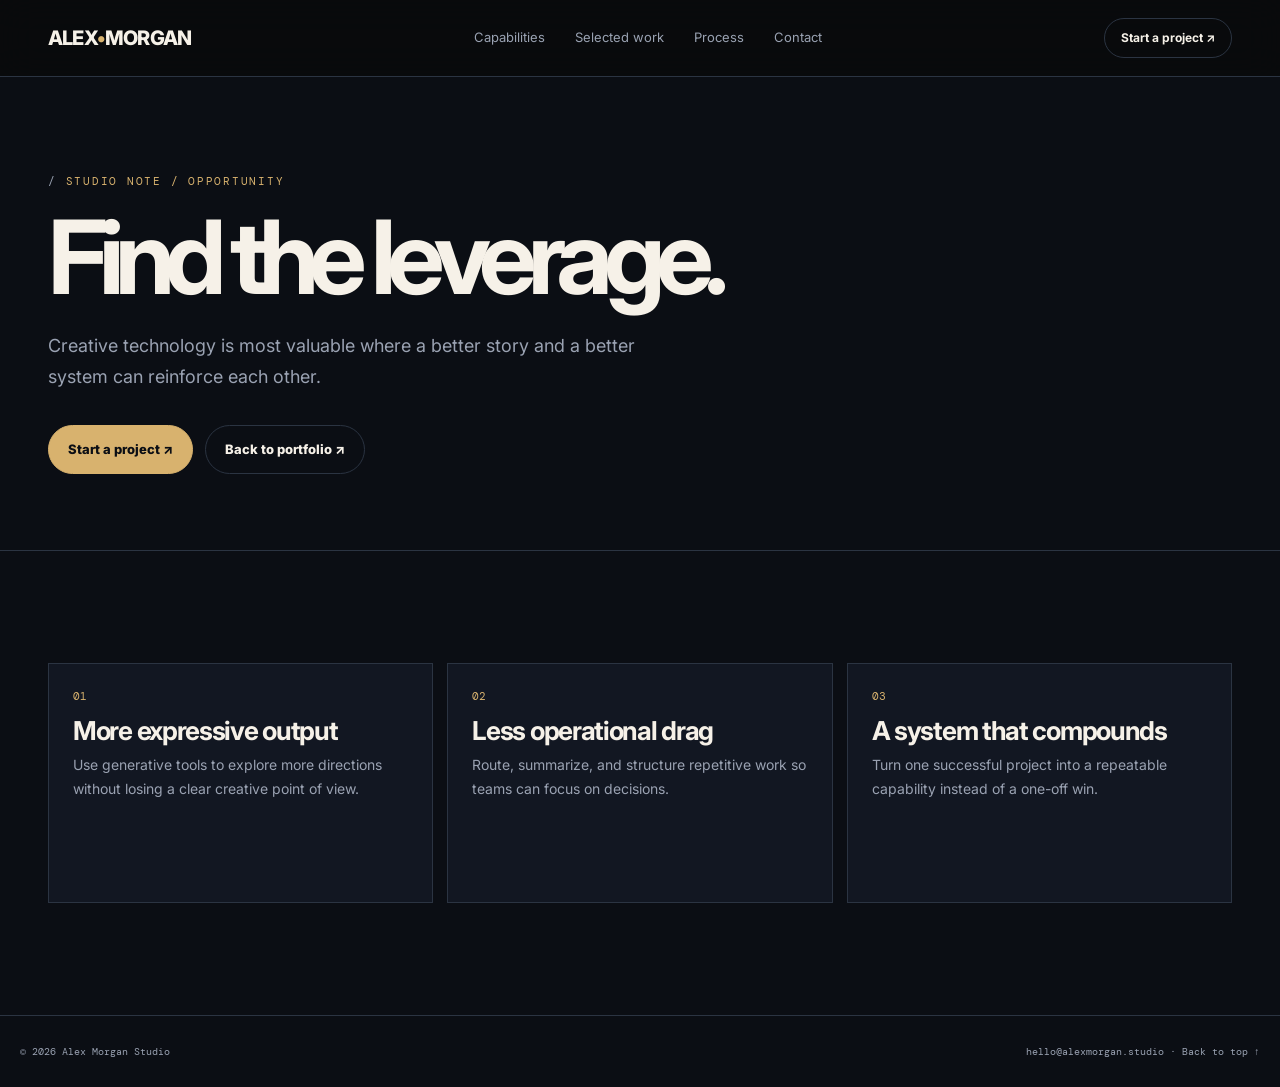
<file: opportunity.html>
<!doctype html>
<html lang="en"><head>
<meta charset="utf-8"><meta name="viewport" content="width=device-width,initial-scale=1">
<meta name="description" content="Where AI video and automation can create leverage for ambitious teams."><meta name="theme-color" content="#0b0e14">
<title>The Opportunity | Alex Morgan</title>
<link rel="preconnect" href="https://fonts.googleapis.com"><link rel="preconnect" href="https://fonts.gstatic.com" crossorigin>
<link href="https://fonts.googleapis.com/css2?family=DM+Mono:wght@400;500&family=Inter:wght@400;500;600;700;800&display=swap" rel="stylesheet">
<link rel="stylesheet" href="app.css"><script src="app.js" defer></script>
</head><body><header class="site-header"><div class="wrap nav">
      <a class="brand" href="index.html">ALEX<span>•</span>MORGAN</a>
      <nav class="nav-links" aria-label="Primary navigation">
        <a href="index.html#services">Capabilities</a><a href="index.html#work">Selected work</a><a href="index.html#process">Process</a><a href="index.html#contact">Contact</a>
      </nav>
      <a class="nav-cta" href="index.html#contact">Start a project ↗</a>
      <button class="menu-toggle" aria-label="Toggle menu" aria-expanded="false">☰</button>
    </div></header>
<main id="main-content"><section class="section page-hero"><div class="wrap reveal"><div class="kicker">Studio note / opportunity</div><h1>Find the leverage.</h1><p class="page-lede">Creative technology is most valuable where a better story and a better system can reinforce each other.</p><div class="actions"><a class="button primary" href="index.html#contact">Start a project ↗</a><a class="button ghost" href="index.html">Back to portfolio ↗</a></div></div></section>
<section class="section"><div class="wrap"><div class="story-grid compact-grid"><article class="story-card reveal"><div class="story-copy"><div class="step-num">01</div><h2>More expressive output</h2><p>Use generative tools to explore more directions without losing a clear creative point of view.</p></div></article><article class="story-card reveal"><div class="story-copy"><div class="step-num">02</div><h2>Less operational drag</h2><p>Route, summarize, and structure repetitive work so teams can focus on decisions.</p></div></article><article class="story-card reveal"><div class="story-copy"><div class="step-num">03</div><h2>A system that compounds</h2><p>Turn one successful project into a repeatable capability instead of a one-off win.</p></div></article></div></div></section></main><footer><div class="wrap footer"><span>© 2026 Alex Morgan Studio</span><span><a href="mailto:hello@alexmorgan.studio">hello@alexmorgan.studio</a> · <a href="index.html">Back to top ↑</a></span></div></footer>
</body></html>
</file>
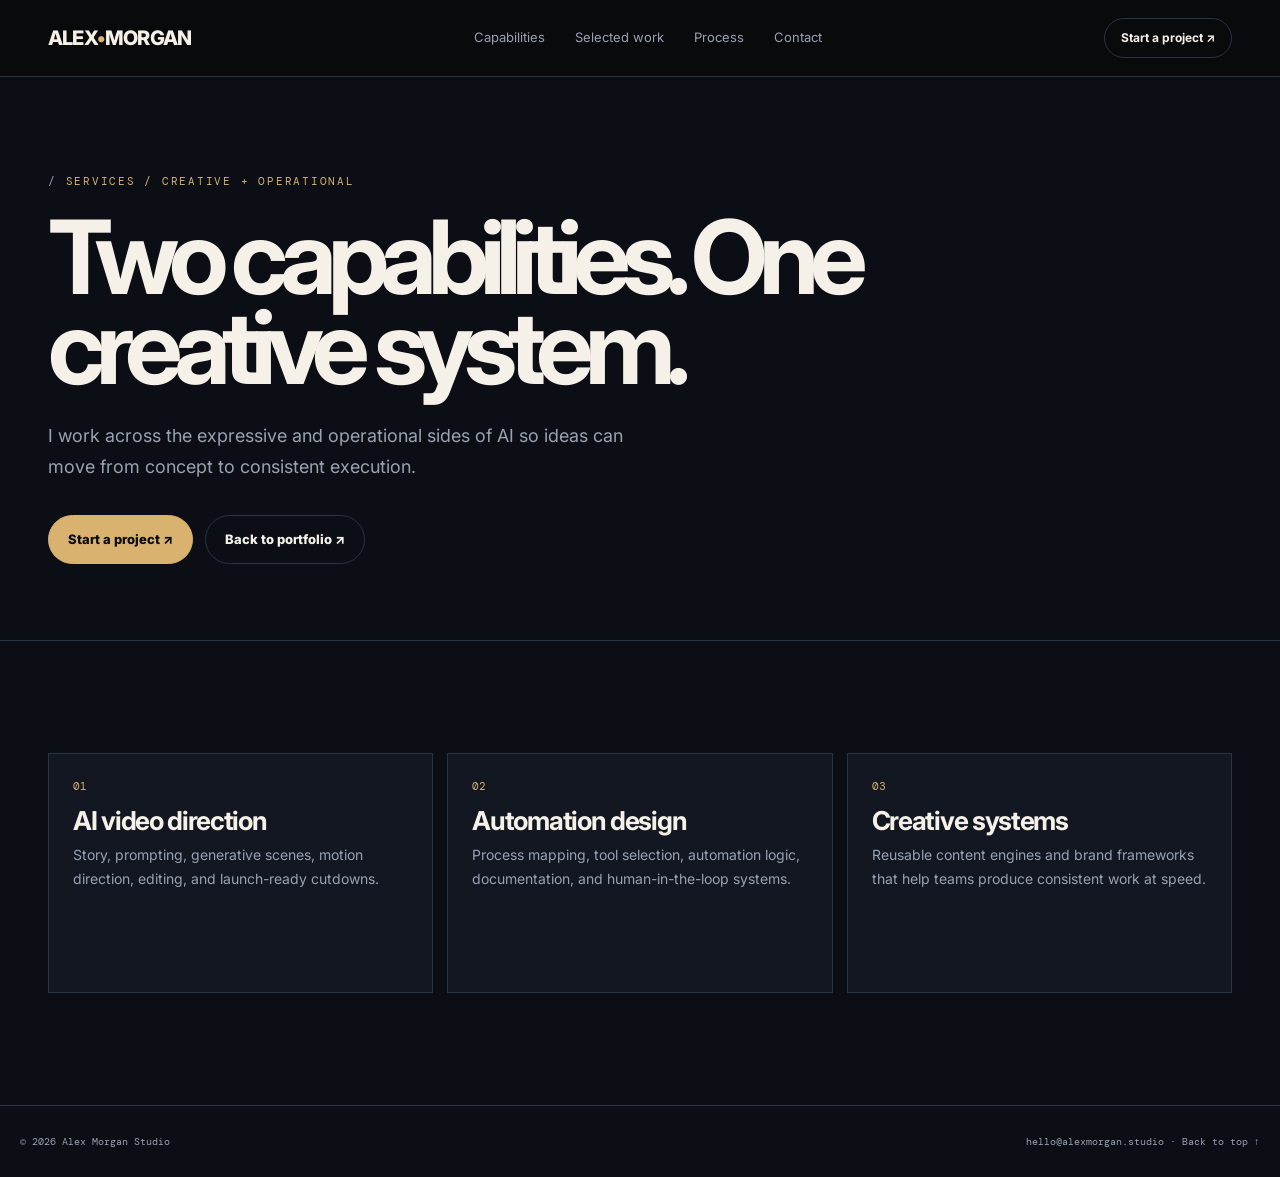
<file: services.html>
<!doctype html>
<html lang="en"><head>
<meta charset="utf-8"><meta name="viewport" content="width=device-width,initial-scale=1">
<meta name="description" content="AI video direction, automation workflow design, and creative systems by Alex Morgan."><meta name="theme-color" content="#0b0e14">
<title>Services | Alex Morgan</title>
<link rel="preconnect" href="https://fonts.googleapis.com"><link rel="preconnect" href="https://fonts.gstatic.com" crossorigin>
<link href="https://fonts.googleapis.com/css2?family=DM+Mono:wght@400;500&family=Inter:wght@400;500;600;700;800&display=swap" rel="stylesheet">
<link rel="stylesheet" href="app.css"><script src="app.js" defer></script>
</head><body><header class="site-header"><div class="wrap nav">
      <a class="brand" href="index.html">ALEX<span>•</span>MORGAN</a>
      <nav class="nav-links" aria-label="Primary navigation">
        <a href="index.html#services">Capabilities</a><a href="index.html#work">Selected work</a><a href="index.html#process">Process</a><a href="index.html#contact">Contact</a>
      </nav>
      <a class="nav-cta" href="index.html#contact">Start a project ↗</a>
      <button class="menu-toggle" aria-label="Toggle menu" aria-expanded="false">☰</button>
    </div></header>
<main id="main-content"><section class="section page-hero"><div class="wrap reveal"><div class="kicker">Services / creative + operational</div><h1>Two capabilities. One creative system.</h1><p class="page-lede">I work across the expressive and operational sides of AI so ideas can move from concept to consistent execution.</p><div class="actions"><a class="button primary" href="index.html#contact">Start a project ↗</a><a class="button ghost" href="index.html">Back to portfolio ↗</a></div></div></section>
<section class="section"><div class="wrap"><div class="story-grid compact-grid"><article class="story-card reveal"><div class="story-copy"><div class="step-num">01</div><h2>AI video direction</h2><p>Story, prompting, generative scenes, motion direction, editing, and launch-ready cutdowns.</p></div></article><article class="story-card reveal"><div class="story-copy"><div class="step-num">02</div><h2>Automation design</h2><p>Process mapping, tool selection, automation logic, documentation, and human-in-the-loop systems.</p></div></article><article class="story-card reveal"><div class="story-copy"><div class="step-num">03</div><h2>Creative systems</h2><p>Reusable content engines and brand frameworks that help teams produce consistent work at speed.</p></div></article></div></div></section></main><footer><div class="wrap footer"><span>© 2026 Alex Morgan Studio</span><span><a href="mailto:hello@alexmorgan.studio">hello@alexmorgan.studio</a> · <a href="index.html">Back to top ↑</a></span></div></footer>
</body></html>
</file>
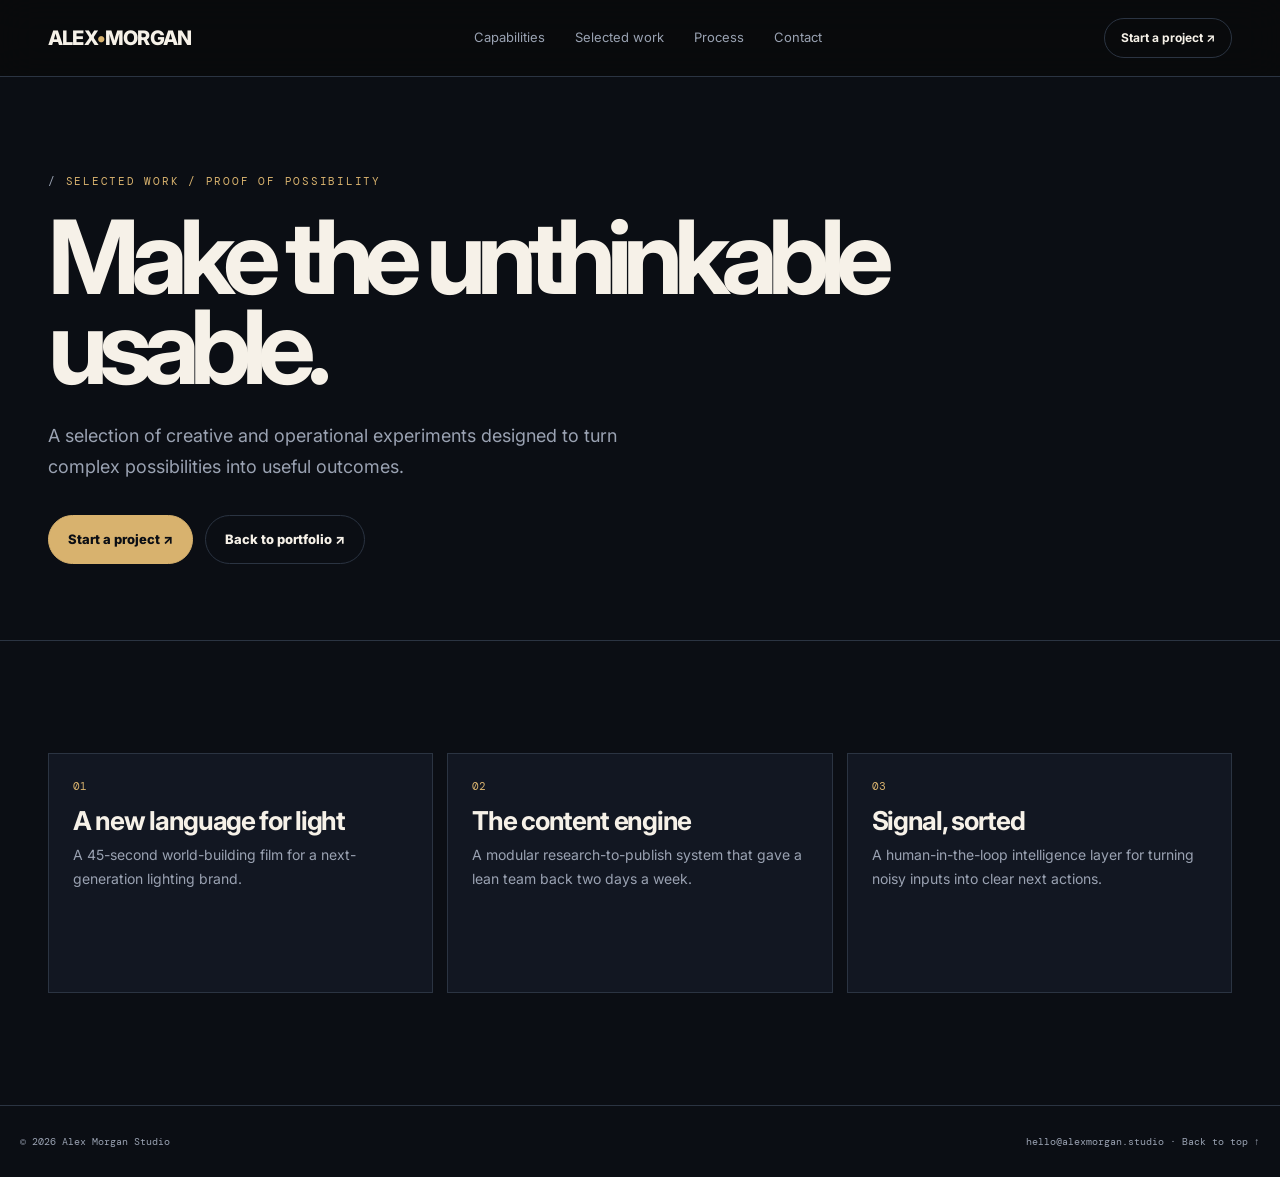
<file: work.html>
<!doctype html>
<html lang="en"><head>
<meta charset="utf-8"><meta name="viewport" content="width=device-width,initial-scale=1">
<meta name="description" content="Selected AI video and automation work from the Alex Morgan studio."><meta name="theme-color" content="#0b0e14">
<title>Selected Work | Alex Morgan</title>
<link rel="preconnect" href="https://fonts.googleapis.com"><link rel="preconnect" href="https://fonts.gstatic.com" crossorigin>
<link href="https://fonts.googleapis.com/css2?family=DM+Mono:wght@400;500&family=Inter:wght@400;500;600;700;800&display=swap" rel="stylesheet">
<link rel="stylesheet" href="app.css"><script src="app.js" defer></script>
</head><body><header class="site-header"><div class="wrap nav">
      <a class="brand" href="index.html">ALEX<span>•</span>MORGAN</a>
      <nav class="nav-links" aria-label="Primary navigation">
        <a href="index.html#services">Capabilities</a><a href="index.html#work">Selected work</a><a href="index.html#process">Process</a><a href="index.html#contact">Contact</a>
      </nav>
      <a class="nav-cta" href="index.html#contact">Start a project ↗</a>
      <button class="menu-toggle" aria-label="Toggle menu" aria-expanded="false">☰</button>
    </div></header>
<main id="main-content"><section class="section page-hero"><div class="wrap reveal"><div class="kicker">Selected work / proof of possibility</div><h1>Make the unthinkable usable.</h1><p class="page-lede">A selection of creative and operational experiments designed to turn complex possibilities into useful outcomes.</p><div class="actions"><a class="button primary" href="index.html#contact">Start a project ↗</a><a class="button ghost" href="index.html">Back to portfolio ↗</a></div></div></section>
<section class="section"><div class="wrap"><div class="story-grid compact-grid"><article class="story-card reveal"><div class="story-copy"><div class="step-num">01</div><h2>A new language for light</h2><p>A 45-second world-building film for a next-generation lighting brand.</p></div></article><article class="story-card reveal"><div class="story-copy"><div class="step-num">02</div><h2>The content engine</h2><p>A modular research-to-publish system that gave a lean team back two days a week.</p></div></article><article class="story-card reveal"><div class="story-copy"><div class="step-num">03</div><h2>Signal, sorted</h2><p>A human-in-the-loop intelligence layer for turning noisy inputs into clear next actions.</p></div></article></div></div></section></main><footer><div class="wrap footer"><span>© 2026 Alex Morgan Studio</span><span><a href="mailto:hello@alexmorgan.studio">hello@alexmorgan.studio</a> · <a href="index.html">Back to top ↑</a></span></div></footer>
</body></html>
</file>
<file: app.css>
:root{
  --bg:#0b0e14;--surface:#121722;--surface-2:#1b2230;--text:#f6f1e8;--muted:#9aa2b2;--line:#2b3442;--lime:#d8b26e;--cyan:#89e0d1;--orange:#ff8c69;--max:1240px;--ease:cubic-bezier(.23,1,.32,1)
}
*{box-sizing:border-box}html{scroll-behavior:smooth}body{margin:0;background:var(--bg);color:var(--text);font-family:Inter,ui-sans-serif,system-ui,-apple-system,sans-serif;line-height:1.5}body:before{content:"";position:fixed;inset:0;pointer-events:none;opacity:.08;background-image:linear-gradient(rgba(255,255,255,.04) 1px,transparent 1px),linear-gradient(90deg,rgba(255,255,255,.04) 1px,transparent 1px);background-size:48px 48px;mask-image:linear-gradient(to bottom,black,transparent 72%);z-index:-1}a{color:inherit;text-decoration:none}button,input,textarea,select{font:inherit}button{cursor:pointer}.wrap{max-width:var(--max);margin:0 auto;padding:0 28px}.site-header{border-bottom:1px solid var(--line);position:sticky;top:0;z-index:20;background:rgba(9,10,12,.82);backdrop-filter:blur(18px)}.nav{height:76px;display:flex;align-items:center;justify-content:space-between}.brand{font-weight:800;letter-spacing:-.04em;font-size:20px}.brand span{color:var(--lime)}.nav-links{display:flex;gap:30px;color:var(--muted);font-size:13px}.nav-links a{transition:color .18s ease}.nav-links a:hover{color:var(--lime)}.nav-cta{border:1px solid var(--line);border-radius:100px;padding:10px 16px;font-size:12px;font-weight:700;transition:all .18s ease}.nav-cta:hover{border-color:var(--lime);color:var(--lime)}.menu-toggle{display:none;background:none;border:0;color:var(--text);font-size:22px}
.hero{padding:106px 0 84px;min-height:690px;display:grid;grid-template-columns:1.15fr .85fr;gap:50px;align-items:center}.kicker{font-family:"DM Mono",monospace;color:var(--lime);font-size:11px;letter-spacing:.16em;text-transform:uppercase}.kicker:before{content:"/ ";color:var(--muted)}h1,h2,h3,p{margin-top:0}.hero h1{font-size:clamp(4.2rem,9.2vw,8.8rem);line-height:.84;letter-spacing:-.095em;max-width:820px;margin:22px 0 30px}.hero h1 em{font-style:normal;color:var(--lime)}.hero-copy{max-width:535px;color:var(--muted);font-size:17px;line-height:1.7}.actions{display:flex;flex-wrap:wrap;gap:12px;margin-top:32px}.button{display:inline-flex;align-items:center;gap:10px;padding:14px 19px;border:1px solid var(--line);border-radius:999px;font-size:13px;font-weight:800;transition:transform .16s var(--ease),background .16s ease,border-color .16s ease}.button:active{transform:scale(.97)}.button.primary{background:var(--lime);color:#0b0e14;border-color:var(--lime)}.button.primary:hover{background:#e2ff72}.button.ghost:hover{border-color:var(--cyan);color:var(--cyan)}.hero-art{position:relative;min-height:420px;border:1px solid var(--line);background:linear-gradient(135deg,#10171a,#14101c);overflow:hidden}.hero-art:before{content:"";position:absolute;width:480px;height:480px;border:1px solid rgba(137,224,209,.5);border-radius:50%;left:-100px;top:20px;box-shadow:0 0 0 42px rgba(137,224,209,.035),0 0 0 84px rgba(137,224,209,.03)}.hero-art:after{content:"";position:absolute;width:280px;height:280px;background:radial-gradient(circle,var(--lime) 0 2px,transparent 3px);background-size:20px 20px;right:-70px;bottom:-50px;opacity:.45;transform:rotate(18deg)}.art-label{position:absolute;top:24px;left:24px;font-family:"DM Mono",monospace;font-size:10px;color:var(--muted);letter-spacing:.08em}.orb{position:absolute;width:180px;height:180px;border-radius:50%;background:radial-gradient(circle at 32% 28%,#fff2cf 0 3%,var(--lime) 4% 13%,#715b2e 36%,#16130c 69%,transparent 70%);top:100px;left:126px;filter:drop-shadow(0 0 36px rgba(216,178,110,.22))}.art-line{position:absolute;height:1px;background:var(--cyan);width:70%;top:64%;left:15%;transform:rotate(-19deg);box-shadow:0 0 16px var(--cyan)}.art-meta{position:absolute;bottom:22px;left:24px;right:24px;display:flex;justify-content:space-between;font-family:"DM Mono",monospace;color:var(--muted);font-size:10px}.status{color:var(--lime)}
.ticker{border-top:1px solid var(--line);border-bottom:1px solid var(--line);overflow:hidden;color:var(--muted);font-family:"DM Mono",monospace;font-size:11px;letter-spacing:.1em;text-transform:uppercase;white-space:nowrap}.ticker-track{display:inline-block;padding:17px 0;animation:marquee 28s linear infinite}.ticker b{color:var(--lime);font-weight:400;margin:0 28px}@keyframes marquee{to{transform:translateX(-50%)}}
.section{padding:112px 0;border-bottom:1px solid var(--line)}.section-head{display:flex;justify-content:space-between;gap:30px;align-items:end;margin-bottom:48px}.section h2{font-size:clamp(2.7rem,5vw,5rem);line-height:.94;letter-spacing:-.075em;margin:15px 0 0;max-width:700px}.section-intro{max-width:360px;color:var(--muted);font-size:14px}.services-grid{display:grid;grid-template-columns:repeat(3,1fr);gap:14px}.service-card{border:1px solid var(--line);background:var(--surface);padding:25px;min-height:310px;display:flex;flex-direction:column;justify-content:space-between;transition:transform .25s var(--ease),border-color .25s ease,background .25s ease}.service-card:hover{transform:translateY(-5px);border-color:var(--lime);background:var(--surface-2)}.service-card:nth-child(2):hover{border-color:var(--cyan)}.service-card:nth-child(3):hover{border-color:var(--orange)}.service-index{font-family:"DM Mono",monospace;font-size:11px;color:var(--muted)}.service-card h3{font-size:25px;letter-spacing:-.045em;margin:50px 0 12px}.service-card p{font-size:14px;color:var(--muted);line-height:1.7;margin:0}.service-foot{display:flex;justify-content:space-between;align-items:end;margin-top:30px;font-family:"DM Mono",monospace;font-size:10px;color:var(--lime);text-transform:uppercase;letter-spacing:.08em}.service-card:nth-child(2) .service-foot{color:var(--cyan)}.service-card:nth-child(3) .service-foot{color:var(--orange)}
.work-grid{display:grid;grid-template-columns:repeat(12,1fr);gap:14px}.work-card{grid-column:span 7;min-height:390px;background:var(--surface);border:1px solid var(--line);position:relative;overflow:hidden}.work-card:nth-child(2){grid-column:span 5}.work-card:nth-child(3){grid-column:span 5;min-height:280px}.work-card:nth-child(4){grid-column:span 7;min-height:280px}.work-visual{position:absolute;inset:0;background:linear-gradient(135deg,#17333a,#27203a);transition:transform .5s var(--ease)}.work-card:hover .work-visual{transform:scale(1.04)}.work-card:nth-child(2) .work-visual{background:linear-gradient(135deg,#3a2b15,#15222b)}.work-card:nth-child(3) .work-visual{background:linear-gradient(135deg,#4a2820,#181318)}.work-card:nth-child(4) .work-visual{background:linear-gradient(135deg,#17333a,#161a20)}.visual-shape{position:absolute;width:240px;height:240px;border-radius:50%;border:1px solid rgba(137,224,209,.8);top:26%;left:35%;box-shadow:0 0 0 30px rgba(137,224,209,.04),0 0 70px rgba(137,224,209,.18)}.visual-shape:after{content:"";position:absolute;inset:35px;border-radius:50%;border:1px solid rgba(216,178,110,.8);border-left-color:transparent;transform:rotate(45deg)}.work-card:nth-child(2) .visual-shape{border-color:var(--lime);box-shadow:0 0 0 30px rgba(216,178,110,.05),0 0 70px rgba(216,178,110,.16)}.work-card:nth-child(3) .visual-shape{width:180px;height:180px;border-radius:0;transform:rotate(45deg);border-color:var(--orange)}.work-card:nth-child(4) .visual-shape{width:300px;height:80px;border-radius:0;transform:rotate(-15deg);border-color:var(--cyan);box-shadow:0 0 30px rgba(137,224,209,.16)}.work-overlay{position:absolute;inset:0;background:linear-gradient(transparent 35%,rgba(0,0,0,.88));padding:24px;display:flex;flex-direction:column;justify-content:end}.work-type{font-family:"DM Mono",monospace;color:var(--lime);font-size:10px;letter-spacing:.12em;text-transform:uppercase}.work-card:nth-child(2) .work-type{color:var(--cyan)}.work-card:nth-child(3) .work-type{color:var(--orange)}.work-title{font-size:26px;letter-spacing:-.05em;margin:8px 0 3px}.work-desc{color:#d0d2d1;font-size:13px;margin:0;max-width:400px}
.process{display:grid;grid-template-columns:.8fr 1.2fr;gap:80px}.process-list{border-top:1px solid var(--line)}.process-step{display:grid;grid-template-columns:60px 1fr 24px;gap:18px;padding:24px 0;border-bottom:1px solid var(--line);align-items:start;transition:color .18s ease}.process-step:hover{color:var(--lime)}.step-num{font-family:"DM Mono",monospace;font-size:11px;color:var(--muted)}.process-step h3{font-size:20px;letter-spacing:-.03em;margin:0 0 5px}.process-step p{color:var(--muted);font-size:13px;margin:0;max-width:450px}.step-arrow{color:var(--muted)}
.quote-section{display:grid;grid-template-columns:1fr 1fr;gap:60px;align-items:center}.quote{font-size:clamp(2rem,4.4vw,4.4rem);line-height:1.04;letter-spacing:-.07em;margin:0}.quote em{color:var(--lime);font-style:normal}.quote-by{color:var(--muted);font-family:"DM Mono",monospace;font-size:11px;margin-top:24px}.contact{display:grid;grid-template-columns:.8fr 1.2fr;gap:80px}.contact h2{max-width:500px}.contact-copy{color:var(--muted);max-width:360px;font-size:14px}.contact-form{display:grid;grid-template-columns:1fr 1fr;gap:14px}.field{display:grid;gap:8px}.field.full{grid-column:1/-1}.field label{font-family:"DM Mono",monospace;font-size:10px;text-transform:uppercase;letter-spacing:.12em;color:var(--muted)}.field input,.field textarea,.field select{width:100%;background:transparent;color:var(--text);border:0;border-bottom:1px solid var(--line);padding:12px 0;border-radius:0;outline:none}.field input:focus,.field textarea:focus,.field select:focus{border-color:var(--lime)}.field textarea{resize:vertical;min-height:100px}.field select{background:var(--bg)}.form-note{grid-column:1/-1;color:var(--muted);font-size:11px;margin:0}.form-status{grid-column:1/-1;font-size:13px;color:var(--lime);min-height:20px}.footer{padding:28px 0;color:var(--muted);font-family:"DM Mono",monospace;font-size:10px;display:flex;justify-content:space-between;gap:20px}.footer a:hover{color:var(--lime)}.reveal{opacity:0;transform:translateY(20px);transition:opacity .65s var(--ease),transform .65s var(--ease)}.reveal.visible{opacity:1;transform:none}@media(max-width:850px){.hero{grid-template-columns:1fr;padding-top:78px}.hero-art{min-height:330px}.services-grid{grid-template-columns:1fr 1fr}.service-card:last-child{grid-column:1/-1}.process,.contact,.quote-section{grid-template-columns:1fr;gap:42px}.work-card,.work-card:nth-child(2),.work-card:nth-child(3),.work-card:nth-child(4){grid-column:span 12;min-height:330px}}@media(max-width:620px){.wrap{padding:0 18px}.nav{height:66px}.nav-links,.nav-cta{display:none}.menu-toggle{display:block}.nav.mobile-open .nav-links{display:flex;position:absolute;left:0;right:0;top:66px;padding:20px 18px;background:var(--surface);border-bottom:1px solid var(--line);flex-direction:column;gap:16px}.hero{padding:66px 0 60px;min-height:0}.hero h1{font-size:clamp(3.6rem,19vw,6rem)}.hero-copy{font-size:15px}.section{padding:75px 0}.section-head{display:block}.section-intro{margin-top:22px}.services-grid{grid-template-columns:1fr}.service-card:last-child{grid-column:auto}.service-card{min-height:260px}.contact-form{grid-template-columns:1fr}.field.full,.form-note,.form-status{grid-column:auto}.footer{display:block}.footer span{display:block;margin-top:8px}.ticker-track{animation-duration:20s}}
@media(prefers-reduced-motion:reduce){html{scroll-behavior:auto}.ticker-track{animation:none}.reveal{opacity:1;transform:none;transition:none}.work-visual,.service-card{transition:none}}

.button.ghost.active{border-color:var(--lime);color:var(--lime)}

/* Premium spacing, rendering, and focus refinements */
.section{content-visibility:auto;contain-intrinsic-size:720px}
.contact h2{margin-bottom:0}
.contact-copy{margin-top:28px;line-height:1.85}
.button:focus-visible,.nav-links a:focus-visible,.nav-cta:focus-visible,.field input:focus-visible,.field textarea:focus-visible,.field select:focus-visible{outline:2px solid var(--lime);outline-offset:4px}
@media(max-width:620px){.contact-copy{margin-top:22px;line-height:1.75}.section{contain-intrinsic-size:620px}}

.page-hero{padding:96px 0 76px}.page-hero h1{font-size:clamp(3.5rem,8vw,7.5rem);line-height:.88;letter-spacing:-.09em;max-width:900px;margin:22px 0 28px}.page-lede{max-width:620px;color:var(--muted);font-size:18px;line-height:1.75}.story-grid{display:grid;grid-template-columns:repeat(3,1fr);gap:14px}.compact-grid{grid-template-columns:repeat(3,1fr)}.story-card{border:1px solid var(--line);background:var(--surface);min-height:360px;display:flex;flex-direction:column;transition:transform .25s var(--ease),border-color .25s ease,background .25s ease}.story-card:hover{transform:translateY(-5px);border-color:var(--lime);background:var(--surface-2)}.story-art{height:200px;position:relative;overflow:hidden;background:linear-gradient(135deg,#17333a,#27203a);padding:20px;color:var(--lime);font-family:"DM Mono",monospace;font-size:10px;letter-spacing:.1em}.story-art:before{content:"";position:absolute;width:230px;height:230px;border:1px solid currentColor;border-radius:50%;top:34px;left:30%;box-shadow:0 0 0 24px rgba(216,178,110,.05)}.story-art:after{content:"";position:absolute;width:90px;height:90px;border:1px solid var(--cyan);border-radius:50%;top:100px;left:46%;transform:translate(-50%,-50%);box-shadow:0 0 30px rgba(137,224,209,.25)}.story-art.alt{background:linear-gradient(135deg,#3a2b15,#15222b);color:var(--cyan)}.story-art.warm{background:linear-gradient(135deg,#4a2820,#181318);color:var(--orange)}.system-art:before{width:280px;height:1px;border:0;border-radius:0;background:currentColor;top:50%;left:10%;box-shadow:80px -34px 0 -0.5px currentColor,160px 28px 0 -0.5px currentColor}.system-art:after{width:42px;height:42px;border-radius:12px;top:calc(50% - 21px);left:22%;border-color:var(--cyan);box-shadow:80px -34px 0 -1px var(--surface),80px -34px 0 0 var(--cyan),160px 28px 0 -1px var(--surface),160px 28px 0 0 var(--cyan)}.story-copy{padding:24px}.story-copy h2{font-size:26px;letter-spacing:-.05em;margin:10px 0}.story-copy p{color:var(--muted);font-size:14px;line-height:1.75;margin:0 0 18px}.story-copy a{color:var(--lime);font-family:"DM Mono",monospace;font-size:11px;text-transform:uppercase;letter-spacing:.08em}.story-muted{color:var(--muted);font-family:"DM Mono",monospace;font-size:10px;text-transform:uppercase;letter-spacing:.08em}.compact-grid .story-card{min-height:240px}.compact-grid .story-copy h2{margin-top:14px}.compact-grid .step-num{color:var(--lime);font-family:"DM Mono",monospace;font-size:11px}.filter-row{display:flex;gap:8px;flex-wrap:wrap}@media(max-width:850px){.story-grid,.compact-grid{grid-template-columns:1fr 1fr}}@media(max-width:620px){.page-hero{padding:70px 0 58px}.page-hero h1{font-size:clamp(3.2rem,16vw,5.5rem)}.page-lede{font-size:15px}.story-grid,.compact-grid{grid-template-columns:1fr}.story-card{min-height:0}.story-art{height:180px}}


/* AI Creative Technologist-inspired contact card */
.contact-section { padding-top: 44px; }
.contact-card { position: relative; display: grid; grid-template-columns: .92fr 1.08fr; gap: 48px; overflow: hidden; padding: 54px; border: 1px solid rgba(216,178,110,.36); background: linear-gradient(135deg, rgba(19,28,35,.98), rgba(12,16,23,.98)); }
.contact-card__glow { position: absolute; width: 520px; height: 520px; right: -170px; top: -230px; border-radius: 50%; background: radial-gradient(circle, rgba(137,224,209,.14), transparent 68%); pointer-events: none; }
.contact-card__content, .contact-card__form-wrap { position: relative; z-index: 1; }
.contact-card__icon { display: grid; place-items: center; width: 44px; height: 44px; margin-bottom: 29px; border: 1px solid var(--lime); color: var(--lime); font-size: 20px; }
.contact-card__content h2 { max-width: 520px; margin: 26px 0 20px; font-size: clamp(3.2rem, 6vw, 6.3rem); line-height: .92; letter-spacing: -.085em; }
.contact-card__content h2 span { color: var(--lime); }
.contact-card__content .contact-copy { max-width: 410px; margin: 0; font-size: 15px; line-height: 1.75; }
.contact-card__details { display: grid; gap: 18px; max-width: 420px; margin-top: 34px; }
.contact-card__details div { padding-top: 12px; border-top: 1px solid var(--line); }
.contact-card__details span, .contact-card__form-head { display: block; color: var(--muted); font-family: "DM Mono", monospace; font-size: 10px; letter-spacing: .12em; text-transform: uppercase; }
.contact-card__details a, .contact-card__details strong { display: block; margin-top: 9px; color: var(--text); font-family: "DM Mono", monospace; font-size: 12px; font-weight: 400; }
.contact-card__details a { color: var(--lime); }
.contact-card__form-wrap { align-self: center; padding: 25px; border: 1px solid rgba(255,255,255,.16); background: rgba(7,10,15,.47); box-shadow: 0 24px 70px rgba(0,0,0,.23); }
.contact-card__form-head { display: flex; justify-content: space-between; gap: 16px; padding-bottom: 19px; border-bottom: 1px solid rgba(255,255,255,.15); }
.contact-card__form-head .status { color: var(--lime); }
.contact-form { margin-top: 23px; }
.contact-form .field { gap: 9px; }
.contact-form .field label { color: var(--lime); }
.contact-form input, .contact-form textarea, .contact-form select { padding: 14px 13px; border: 1px solid rgba(255,255,255,.16); background: rgba(255,255,255,.035); font-family: Inter, sans-serif; font-size: 13px; }
.contact-form input:focus, .contact-form textarea:focus, .contact-form select:focus { border-color: var(--lime); background: rgba(216,178,110,.055); outline: none; box-shadow: 0 0 0 3px rgba(216,178,110,.08); }
.contact-form textarea { min-height: 130px; }
.contact-form select { color: var(--text); }
.contact-form select option { background: var(--bg); color: var(--text); }
.contact-form .form-note { margin-top: 2px; line-height: 1.5; }
.contact-submit { margin-top: 3px; }
@media(max-width:850px){.contact-card{grid-template-columns:1fr;gap:38px;padding:34px}.contact-card__content h2{font-size:clamp(3.4rem,14vw,6rem)}}
@media(max-width:620px){.contact-card{padding:25px 20px}.contact-card__form-wrap{padding:18px}.contact-card__form-head{font-size:9px}}


/* Canonical AI Creative Technologist contact form parity */
.contact-card__form-wrap .contact-form { display: grid; gap: 18px; margin-top: 27px; grid-template-columns: 1fr; }
.contact-form__row { display: grid; grid-template-columns: repeat(2, 1fr); gap: 14px; }
.contact-card__form-wrap .contact-form label { display: grid; gap: 9px; }
.contact-card__form-wrap .contact-form label > span { color: var(--lime); font: 9px "DM Mono", monospace; letter-spacing: .12em; text-transform: uppercase; }
.contact-card__form-wrap .contact-form input, .contact-card__form-wrap .contact-form textarea { width: 100%; border: 1px solid rgba(255,255,255,.17); background: rgba(255,255,255,.035); color: var(--text); padding: 13px 14px; outline: none; font: 13px Inter, sans-serif; transition: border-color .2s ease, background .2s ease, box-shadow .2s ease; }
.contact-card__form-wrap .contact-form textarea { min-height: 128px; resize: vertical; line-height: 1.5; }
.contact-card__form-wrap .contact-form input::placeholder, .contact-card__form-wrap .contact-form textarea::placeholder { color: #6f7780; }
.contact-card__form-wrap .contact-form input:focus, .contact-card__form-wrap .contact-form textarea:focus { border-color: var(--lime); background: rgba(216,178,110,.045); box-shadow: 0 0 0 3px rgba(216,178,110,.08); }
.contact-form__actions { display: flex; align-items: center; gap: 15px; flex-wrap: wrap; }
.contact-card__form-wrap .contact-reset { display: inline-flex; align-items: center; gap: 7px; border: 0; background: none; color: var(--muted); padding: 10px 0; font: 10px "DM Mono", monospace; text-transform: uppercase; letter-spacing: .06em; }
.contact-card__form-wrap .contact-reset:hover { color: var(--lime); }
.contact-form__error { color: #ff958a; font: 10px/1.3 "DM Mono", monospace; letter-spacing: .01em; min-height: 0; }
.contact-form label.has-error > span { color: #ff8c80; }
.contact-form label.has-error input, .contact-form label.has-error textarea { border-color: #ff766e; background: rgba(255,118,110,.045); }
.contact-form__actions button:disabled { cursor: wait; opacity: .75; }
.contact-form__spinner { width: 14px; height: 14px; display: inline-block; border: 1.5px solid rgba(17,20,13,.35); border-top-color: #11140d; border-radius: 50%; animation: contact-spin .7s linear infinite; vertical-align: -2px; }
.contact-form.is-submitting { pointer-events: none; }
@keyframes contact-spin { to { transform: rotate(360deg); } }
.placeholder-contact-grid { display: grid; grid-template-columns: repeat(3, 1fr); gap: 13px; margin-top: 35px; }
.placeholder-contact-grid div { border-top: 1px solid rgba(255,255,255,.16); padding-top: 12px; }
.placeholder-contact-grid span { display: block; color: var(--muted); font: 9px "DM Mono", monospace; text-transform: uppercase; letter-spacing: .12em; }
.placeholder-contact-grid strong { display: block; margin-top: 11px; color: #c3c9cd; font: 12px "DM Mono", monospace; font-weight: 400; }
.contact-modal__note { color: var(--muted); font: 10px "DM Mono", monospace; margin-top: 25px; }
.contact-success { margin-top: 0; padding-top: 0; }
.contact-success__mark { width: 45px; height: 45px; display: grid; place-items: center; color: #11140d; background: var(--lime); border-radius: 50%; font-weight: 700; }
.contact-success h3 { margin: 18px 0 10px; font-size: 30px; letter-spacing: -.05em; }
.contact-success p { max-width: 590px; color: var(--muted); line-height: 1.55; margin: 0 0 23px; }
.contact-success .contact-reset { margin-left: 12px; }
@media(max-width:620px){.contact-form__row,.placeholder-contact-grid{grid-template-columns:1fr}.contact-success .contact-reset{margin-left:0}}


/* Contact options copied from the AI Creative Technologist contact section */
.contact-card__side { position: relative; z-index: 1; align-self: end; }
.contact-card__side > div { display: grid; gap: 0; }
.contact-card__side > div > span { display: block; margin-bottom: 12px; color: var(--muted); font: 10px "DM Mono", monospace; letter-spacing: .12em; text-transform: uppercase; }
.contact-option { display: flex; align-items: center; gap: 10px; width: 100%; padding: 15px 0; border: 0; border-top: 1px solid rgba(255,255,255,.16); background: transparent; color: var(--text); text-align: left; font: 12px "DM Mono", monospace; transition: color .2s ease, padding-left .2s ease; }
.contact-option:last-child { border-bottom: 1px solid rgba(255,255,255,.16); }
.contact-option:hover, .contact-option:focus-visible { padding-left: 7px; color: var(--lime); outline: none; }
.contact-option__icon { display: grid; place-items: center; width: 18px; height: 18px; color: var(--lime); font-size: 16px; }
.contact-option__arrow { margin-left: auto; color: var(--lime); font-size: 16px; }
.contact-card__side > p { max-width: 350px; margin: 20px 0 0; color: var(--muted); font-size: 11px; line-height: 1.65; }
@media(max-width:850px){.contact-card__side{align-self:stretch}.contact-card__side > p{max-width:480px}}
</file>
